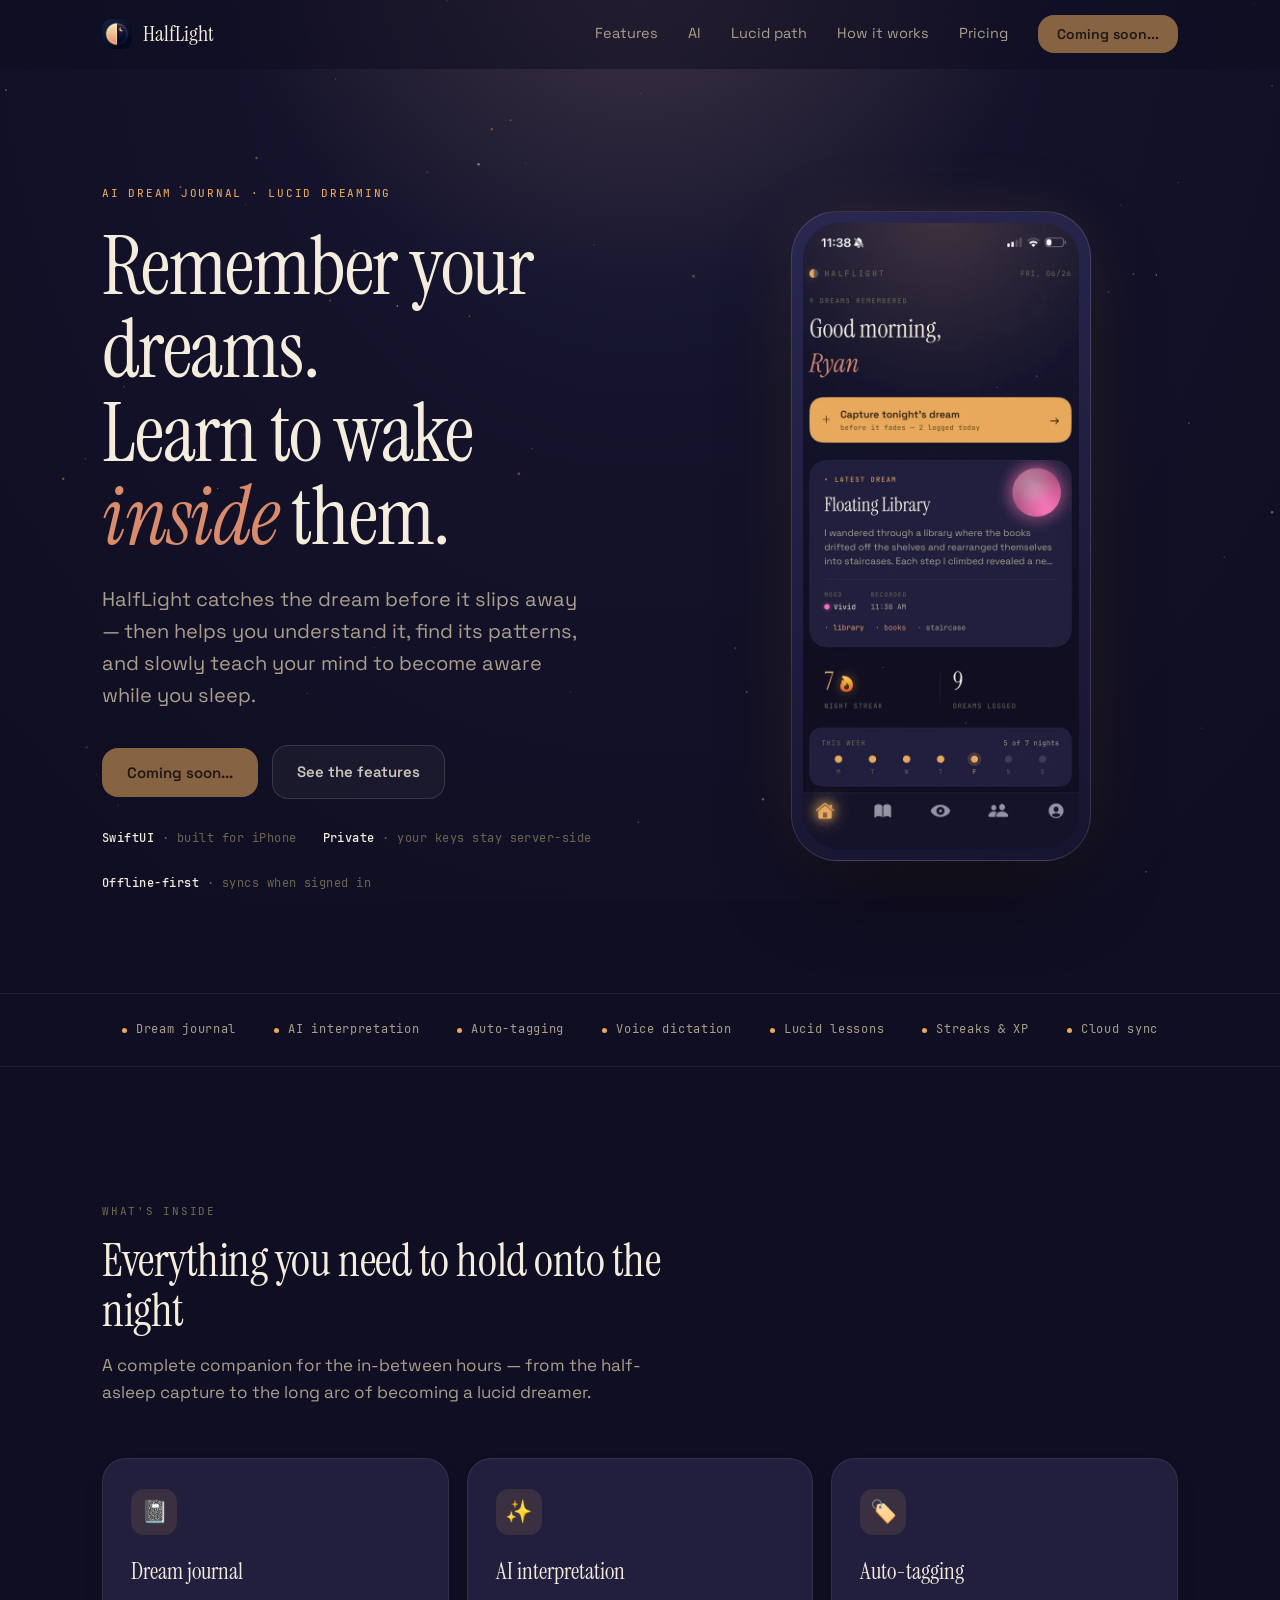
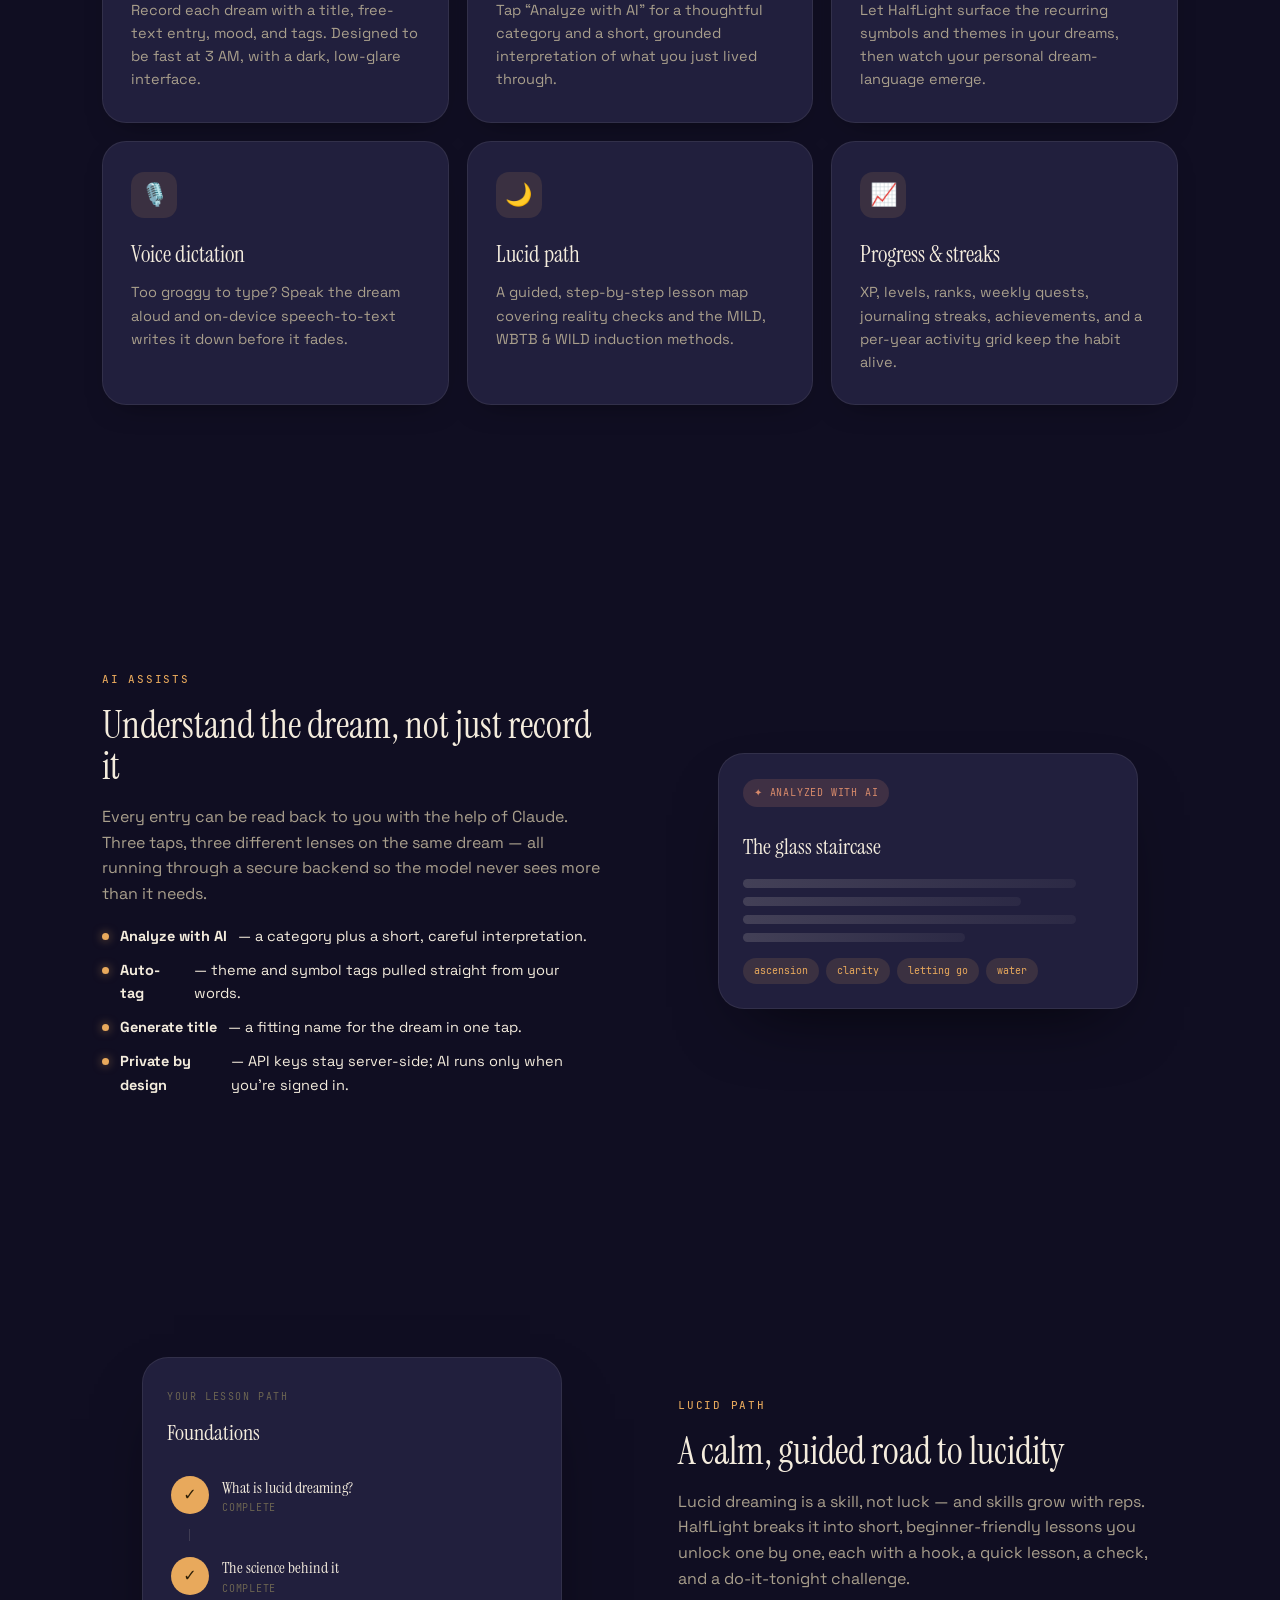
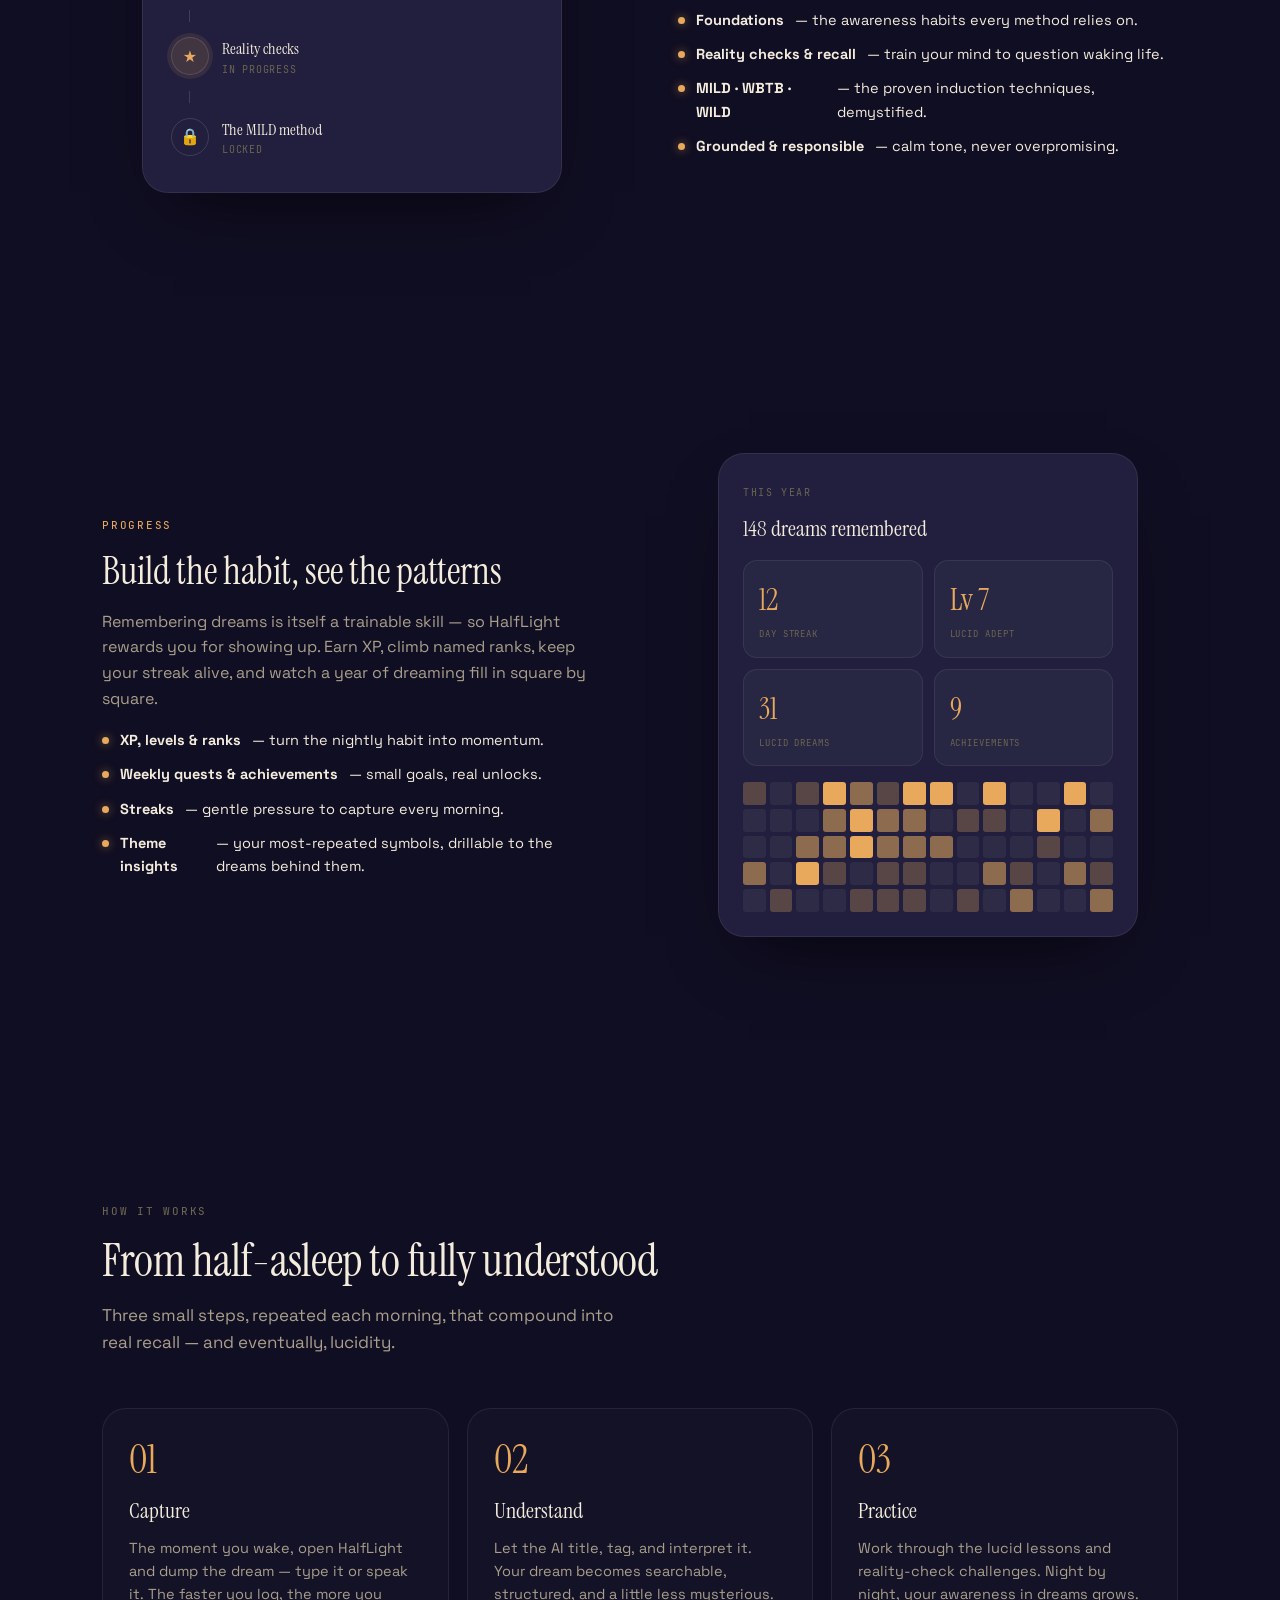
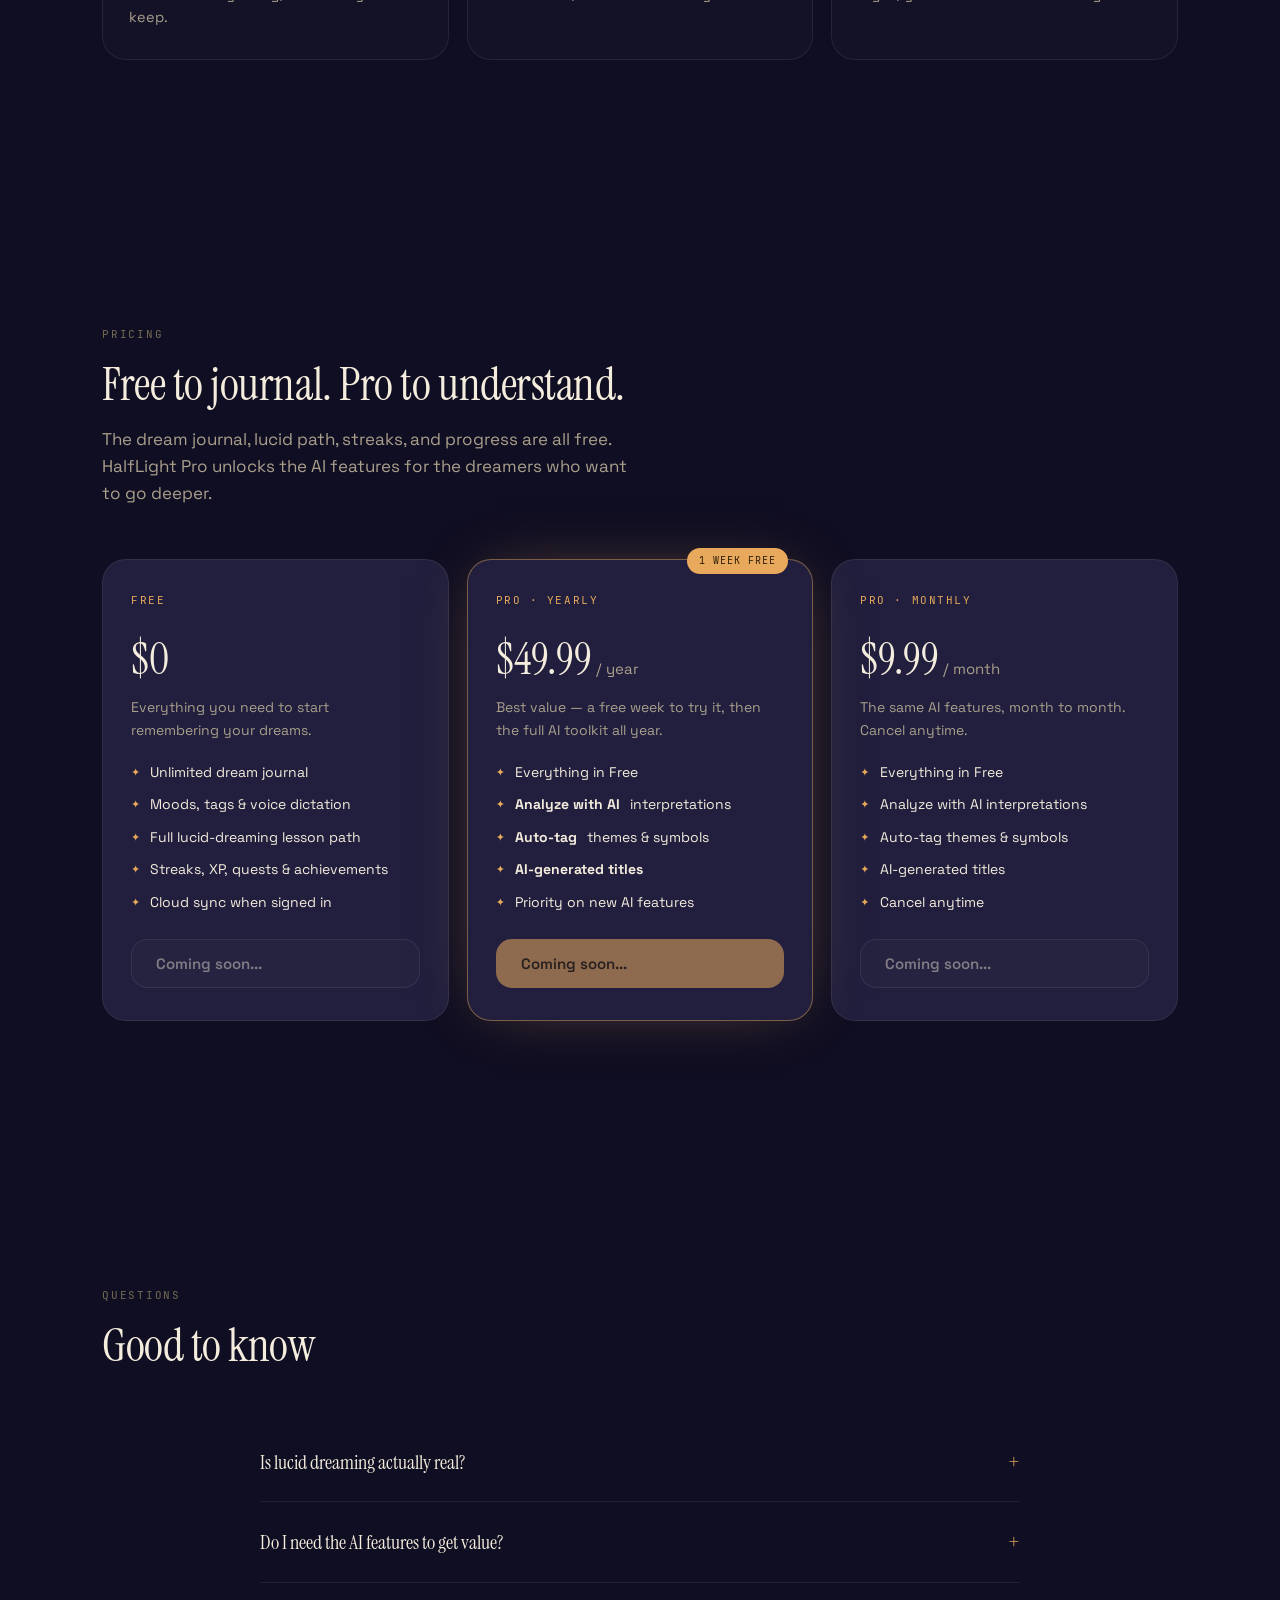
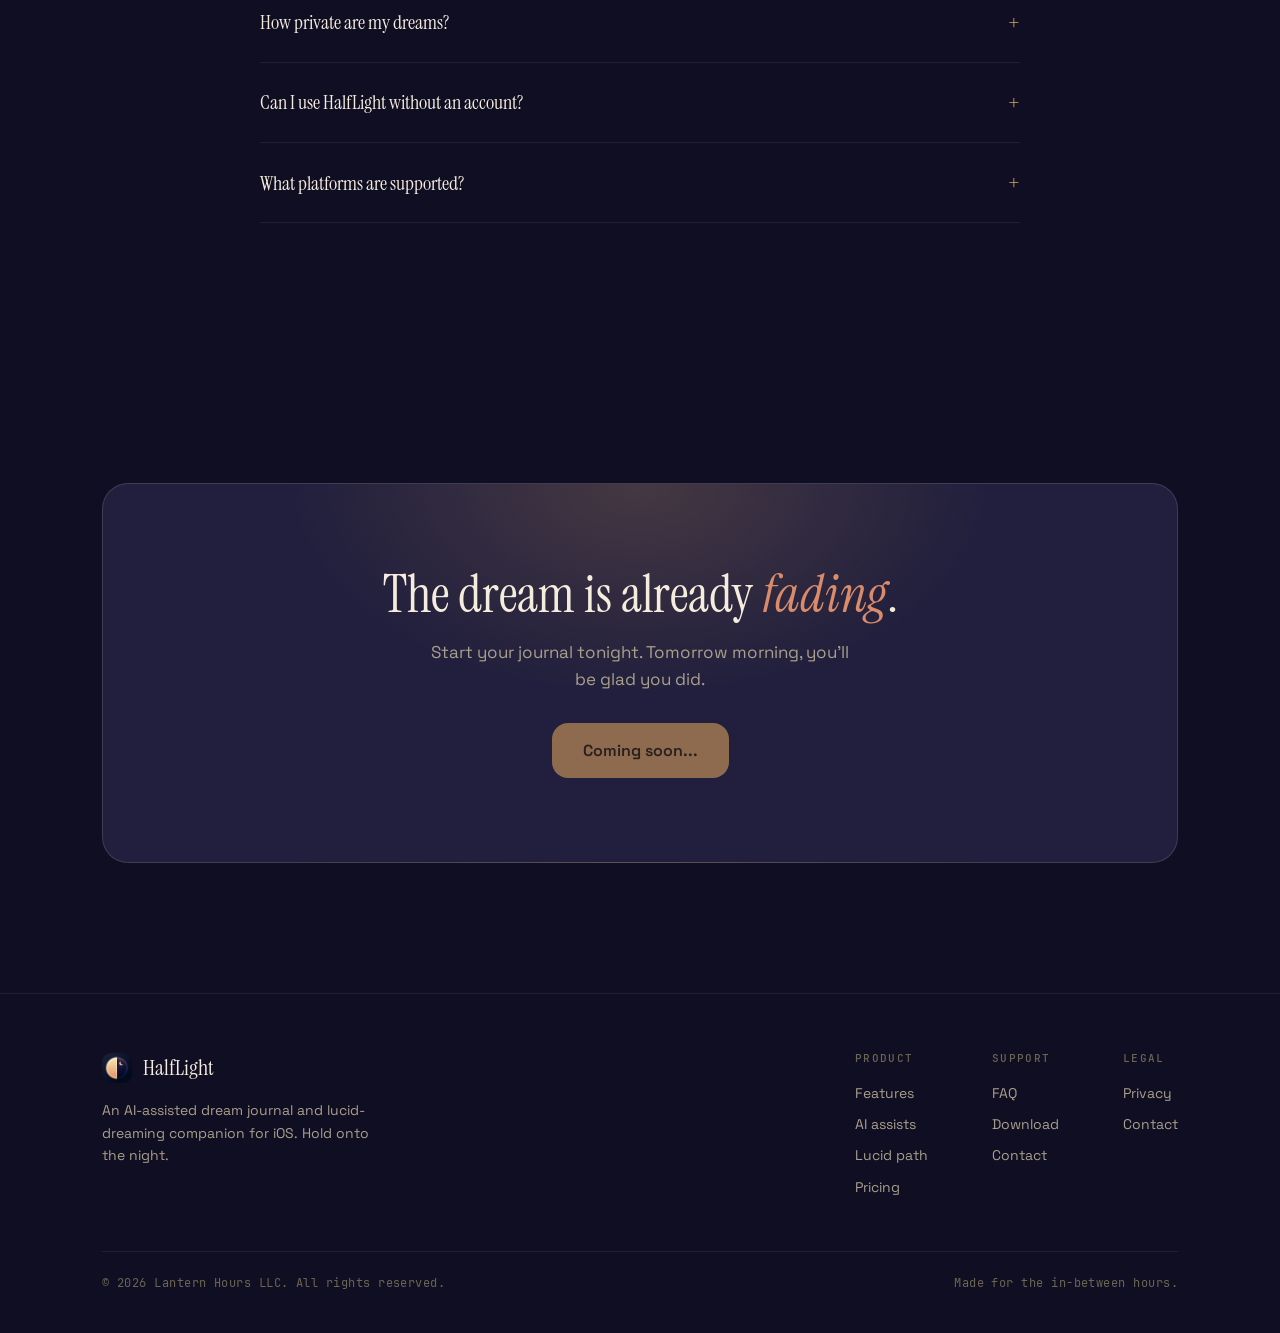
<file: index.html>
<!DOCTYPE html>
<html lang="en">
<head>
  <meta charset="UTF-8" />
  <meta name="viewport" content="width=device-width, initial-scale=1.0" />
  <title>HalfLight — Remember your dreams. Learn to wake inside them.</title>
  <meta name="description" content="HalfLight is an AI-assisted dream journal and lucid-dreaming guide for iOS. Capture dreams the moment you wake, get instant interpretations and theme tags, and follow a guided path to lucidity." />
  <meta name="theme-color" content="#100E22" />

  <!-- Open Graph -->
  <meta property="og:title" content="HalfLight — your dreams, remembered" />
  <meta property="og:description" content="An AI-assisted dream journal and lucid-dreaming companion for iOS." />
  <meta property="og:type" content="website" />
  <meta property="og:image" content="assets/logo.jpg" />

  <link rel="icon" type="image/png" sizes="256x256" href="assets/favicon-256.png" />
  <link rel="apple-touch-icon" href="assets/favicon-180.png" />
  <link rel="stylesheet" href="styles.css" />
</head>
<body>
  <div class="sky" aria-hidden="true"></div>
  <canvas class="stars" aria-hidden="true"></canvas>

  <!-- ===================== NAV ===================== -->
  <header class="nav" id="nav">
    <div class="wrap nav-inner">
      <a href="#top" class="brand">
        <img src="assets/logo.jpg" alt="HalfLight logo" />
        <span>HalfLight</span>
      </a>
      <nav class="nav-links" id="navLinks">
        <a class="lnk" href="#features">Features</a>
        <a class="lnk" href="#ai">AI</a>
        <a class="lnk" href="#lucid">Lucid path</a>
        <a class="lnk" href="#how">How it works</a>
        <a class="lnk" href="#pricing">Pricing</a>
        <button class="btn btn-primary" type="button" disabled aria-disabled="true">Coming soon...</button>
      </nav>
      <button class="nav-toggle" id="navToggle" aria-label="Menu">
        <svg width="24" height="24" viewBox="0 0 24 24" fill="none" stroke="currentColor" stroke-width="1.8"><path d="M3 6h18M3 12h18M3 18h18"/></svg>
      </button>
    </div>
  </header>

  <main id="top">
    <!-- ===================== HERO ===================== -->
    <section class="hero">
      <div class="wrap hero-grid">
        <div class="hero-copy">
          <span class="eyebrow">AI dream journal · lucid dreaming</span>
          <h1>Remember your dreams.<br>Learn to wake <span class="it">inside</span> them.</h1>
          <p class="hero-sub">HalfLight catches the dream before it slips away — then helps you understand it, find its patterns, and slowly teach your mind to become aware while you sleep.</p>
          <div class="hero-cta">
            <button class="btn btn-primary" type="button" disabled aria-disabled="true">
              Coming soon...
            </button>
            <a class="btn btn-ghost" href="#features">See the features</a>
          </div>
          <div class="hero-meta">
            <span><b>SwiftUI</b> · built for iPhone</span>
            <span><b>Private</b> · your keys stay server-side</span>
            <span><b>Offline-first</b> · syncs when signed in</span>
          </div>
        </div>

        <div class="phone-wrap">
          <div class="phone">
            <div class="phone-screen">
              <img src="assets/HalfLightDemo.webp" width="600" height="1300" alt="HalfLight app home screen showing a dream journal with the latest dream, night streak, and dreams logged" />
            </div>
          </div>
        </div>
      </div>
    </section>

    <!-- ===================== VALUE STRIP ===================== -->
    <div class="strip">
      <div class="wrap strip-inner">
        <span class="strip-item"><span class="dot"></span>Dream journal</span>
        <span class="strip-item"><span class="dot"></span>AI interpretation</span>
        <span class="strip-item"><span class="dot"></span>Auto-tagging</span>
        <span class="strip-item"><span class="dot"></span>Voice dictation</span>
        <span class="strip-item"><span class="dot"></span>Lucid lessons</span>
        <span class="strip-item"><span class="dot"></span>Streaks &amp; XP</span>
        <span class="strip-item"><span class="dot"></span>Cloud sync</span>
      </div>
    </div>

    <!-- ===================== FEATURES GRID ===================== -->
    <section class="pad" id="features">
      <div class="wrap">
        <div class="section-head reveal">
          <span class="eyebrow">What's inside</span>
          <h2>Everything you need to hold onto the night</h2>
          <p>A complete companion for the in-between hours — from the half-asleep capture to the long arc of becoming a lucid dreamer.</p>
        </div>

        <div class="feat-grid">
          <article class="card reveal">
            <div class="ic">📓</div>
            <h3>Dream journal</h3>
            <p>Record each dream with a title, free-text entry, mood, and tags. Designed to be fast at 3 AM, with a dark, low-glare interface.</p>
          </article>
          <article class="card reveal">
            <div class="ic">✨</div>
            <h3>AI interpretation</h3>
            <p>Tap “Analyze with AI” for a thoughtful category and a short, grounded interpretation of what you just lived through.</p>
          </article>
          <article class="card reveal">
            <div class="ic">🏷️</div>
            <h3>Auto-tagging</h3>
            <p>Let HalfLight surface the recurring symbols and themes in your dreams, then watch your personal dream-language emerge.</p>
          </article>
          <article class="card reveal">
            <div class="ic">🎙️</div>
            <h3>Voice dictation</h3>
            <p>Too groggy to type? Speak the dream aloud and on-device speech-to-text writes it down before it fades.</p>
          </article>
          <article class="card reveal">
            <div class="ic">🌙</div>
            <h3>Lucid path</h3>
            <p>A guided, step-by-step lesson map covering reality checks and the MILD, WBTB &amp; WILD induction methods.</p>
          </article>
          <article class="card reveal">
            <div class="ic">📈</div>
            <h3>Progress &amp; streaks</h3>
            <p>XP, levels, ranks, weekly quests, journaling streaks, achievements, and a per-year activity grid keep the habit alive.</p>
          </article>
        </div>
      </div>
    </section>

    <!-- ===================== AI DEEP-DIVE ===================== -->
    <section class="pad" id="ai">
      <div class="wrap">
        <div class="frow">
          <div class="frow-copy reveal">
            <span class="eyebrow">AI assists</span>
            <h3>Understand the dream, not just record it</h3>
            <p>Every entry can be read back to you with the help of Claude. Three taps, three different lenses on the same dream — all running through a secure backend so the model never sees more than it needs.</p>
            <ul class="flist">
              <li><b>Analyze with AI</b> — a category plus a short, careful interpretation.</li>
              <li><b>Auto-tag</b> — theme and symbol tags pulled straight from your words.</li>
              <li><b>Generate title</b> — a fitting name for the dream in one tap.</li>
              <li><b>Private by design</b> — API keys stay server-side; AI runs only when you're signed in.</li>
            </ul>
          </div>
          <div class="frow-media reveal">
            <div class="mock">
              <span class="ai-chip">✦ Analyzed with AI</span>
              <h4>The glass staircase</h4>
              <div class="ai-line w-90"></div>
              <div class="ai-line w-75"></div>
              <div class="ai-line w-90"></div>
              <div class="ai-line w-60"></div>
              <div class="ai-tags">
                <span>ascension</span><span>clarity</span><span>letting go</span><span>water</span>
              </div>
            </div>
          </div>
        </div>
      </div>
    </section>

    <!-- ===================== LUCID PATH ===================== -->
    <section class="pad" id="lucid">
      <div class="wrap">
        <div class="frow flip">
          <div class="frow-copy reveal">
            <span class="eyebrow">Lucid path</span>
            <h3>A calm, guided road to lucidity</h3>
            <p>Lucid dreaming is a skill, not luck — and skills grow with reps. HalfLight breaks it into short, beginner-friendly lessons you unlock one by one, each with a hook, a quick lesson, a check, and a do-it-tonight challenge.</p>
            <ul class="flist">
              <li><b>Foundations</b> — the awareness habits every method relies on.</li>
              <li><b>Reality checks &amp; recall</b> — train your mind to question waking life.</li>
              <li><b>MILD · WBTB · WILD</b> — the proven induction techniques, demystified.</li>
              <li><b>Grounded &amp; responsible</b> — calm tone, never overpromising.</li>
            </ul>
          </div>
          <div class="frow-media reveal">
            <div class="mock">
              <span class="mock-eyebrow">Your lesson path</span>
              <h4>Foundations</h4>
              <div class="path">
                <div class="path-node">
                  <div class="path-dot done">✓</div>
                  <div><div class="pn-t">What is lucid dreaming?</div><div class="pn-s">Complete</div></div>
                </div>
                <div class="path-line"></div>
                <div class="path-node">
                  <div class="path-dot done">✓</div>
                  <div><div class="pn-t">The science behind it</div><div class="pn-s">Complete</div></div>
                </div>
                <div class="path-line"></div>
                <div class="path-node">
                  <div class="path-dot now">★</div>
                  <div><div class="pn-t">Reality checks</div><div class="pn-s">In progress</div></div>
                </div>
                <div class="path-line"></div>
                <div class="path-node">
                  <div class="path-dot lock">🔒</div>
                  <div><div class="pn-t">The MILD method</div><div class="pn-s">Locked</div></div>
                </div>
              </div>
            </div>
          </div>
        </div>
      </div>
    </section>

    <!-- ===================== PROGRESS ===================== -->
    <section class="pad" id="progress">
      <div class="wrap">
        <div class="frow">
          <div class="frow-copy reveal">
            <span class="eyebrow">Progress</span>
            <h3>Build the habit, see the patterns</h3>
            <p>Remembering dreams is itself a trainable skill — so HalfLight rewards you for showing up. Earn XP, climb named ranks, keep your streak alive, and watch a year of dreaming fill in square by square.</p>
            <ul class="flist">
              <li><b>XP, levels &amp; ranks</b> — turn the nightly habit into momentum.</li>
              <li><b>Weekly quests &amp; achievements</b> — small goals, real unlocks.</li>
              <li><b>Streaks</b> — gentle pressure to capture every morning.</li>
              <li><b>Theme insights</b> — your most-repeated symbols, drillable to the dreams behind them.</li>
            </ul>
          </div>
          <div class="frow-media reveal">
            <div class="mock">
              <span class="mock-eyebrow">This year</span>
              <h4>148 dreams remembered</h4>
              <div class="prog-grid">
                <div class="prog-cell"><div class="n">12</div><div class="c">Day streak</div></div>
                <div class="prog-cell"><div class="n">Lv 7</div><div class="c">Lucid Adept</div></div>
                <div class="prog-cell"><div class="n">31</div><div class="c">Lucid dreams</div></div>
                <div class="prog-cell"><div class="n">9</div><div class="c">Achievements</div></div>
              </div>
              <div class="heat" id="heat"></div>
            </div>
          </div>
        </div>
      </div>
    </section>

    <!-- ===================== HOW IT WORKS ===================== -->
    <section class="pad" id="how">
      <div class="wrap">
        <div class="section-head reveal">
          <span class="eyebrow">How it works</span>
          <h2>From half-asleep to fully understood</h2>
          <p>Three small steps, repeated each morning, that compound into real recall — and eventually, lucidity.</p>
        </div>
        <div class="steps">
          <div class="step reveal">
            <div class="num">01</div>
            <h3>Capture</h3>
            <p>The moment you wake, open HalfLight and dump the dream — type it or speak it. The faster you log, the more you keep.</p>
          </div>
          <div class="step reveal">
            <div class="num">02</div>
            <h3>Understand</h3>
            <p>Let the AI title, tag, and interpret it. Your dream becomes searchable, structured, and a little less mysterious.</p>
          </div>
          <div class="step reveal">
            <div class="num">03</div>
            <h3>Practice</h3>
            <p>Work through the lucid lessons and reality-check challenges. Night by night, your awareness in dreams grows.</p>
          </div>
        </div>
      </div>
    </section>

    <!-- ===================== PRICING ===================== -->
    <section class="pad" id="pricing">
      <div class="wrap">
        <div class="section-head reveal">
          <span class="eyebrow">Pricing</span>
          <h2>Free to journal. Pro to understand.</h2>
          <p>The dream journal, lucid path, streaks, and progress are all free. HalfLight Pro unlocks the AI features for the dreamers who want to go deeper.</p>
        </div>
        <div class="price-grid">
          <div class="price reveal">
            <span class="plan">Free</span>
            <div class="amt">$0</div>
            <p class="desc">Everything you need to start remembering your dreams.</p>
            <ul>
              <li>Unlimited dream journal</li>
              <li>Moods, tags &amp; voice dictation</li>
              <li>Full lucid-dreaming lesson path</li>
              <li>Streaks, XP, quests &amp; achievements</li>
              <li>Cloud sync when signed in</li>
            </ul>
            <button class="btn btn-ghost" type="button" disabled aria-disabled="true">Coming soon...</button>
          </div>

          <div class="price feature reveal">
            <span class="badge">1 week free</span>
            <span class="plan">Pro · Yearly</span>
            <div class="amt">$49.99<span> / year</span></div>
            <p class="desc">Best value — a free week to try it, then the full AI toolkit all year.</p>
            <ul>
              <li>Everything in Free</li>
              <li><b>Analyze with AI</b> interpretations</li>
              <li><b>Auto-tag</b> themes &amp; symbols</li>
              <li><b>AI-generated titles</b></li>
              <li>Priority on new AI features</li>
            </ul>
            <button class="btn btn-primary" type="button" disabled aria-disabled="true">Coming soon...</button>
          </div>

          <div class="price reveal">
            <span class="plan">Pro · Monthly</span>
            <div class="amt">$9.99<span> / month</span></div>
            <p class="desc">The same AI features, month to month. Cancel anytime.</p>
            <ul>
              <li>Everything in Free</li>
              <li>Analyze with AI interpretations</li>
              <li>Auto-tag themes &amp; symbols</li>
              <li>AI-generated titles</li>
              <li>Cancel anytime</li>
            </ul>
            <button class="btn btn-ghost" type="button" disabled aria-disabled="true">Coming soon...</button>
          </div>
        </div>
      </div>
    </section>

    <!-- ===================== FAQ ===================== -->
    <section class="pad" id="faq">
      <div class="wrap">
        <div class="section-head reveal">
          <span class="eyebrow">Questions</span>
          <h2>Good to know</h2>
        </div>
        <div class="faq">
          <details class="qa reveal"><summary>Is lucid dreaming actually real?<span class="plus">+</span></summary>
            <div class="ans">Yes. It's a studied state first verified in a sleep lab in 1975, where a dreaming volunteer signaled awareness using pre-agreed eye movements while still in REM. About half of people have had a lucid dream at least once by accident — HalfLight just helps you do it on purpose.</div>
          </details>
          <details class="qa reveal"><summary>Do I need the AI features to get value?<span class="plus">+</span></summary>
            <div class="ans">Not at all. The journal, lucid lessons, streaks, and progress tracking are completely free. The AI interpretation, auto-tagging, and title generation are the Pro additions for dreamers who want extra insight.</div>
          </details>
          <details class="qa reveal"><summary>How private are my dreams?<span class="plus">+</span></summary>
            <div class="ans">Your dreams live on your device first and sync to a private, row-level-secured space only when you sign in. AI requests run through a secure backend — the API keys never ship in the app, and AI only runs when you ask it to.</div>
          </details>
          <details class="qa reveal"><summary>Can I use HalfLight without an account?<span class="plus">+</span></summary>
            <div class="ans">Yes — you can journal locally right away. Signing in with email or Apple adds cloud backup and sync across devices. You can also permanently delete your account and data from inside the app at any time.</div>
          </details>
          <details class="qa reveal"><summary>What platforms are supported?<span class="plus">+</span></summary>
            <div class="ans">HalfLight is a native iOS app built with SwiftUI, including a home-screen widget. iPhone is the primary experience today.</div>
          </details>
        </div>
      </div>
    </section>

    <!-- ===================== CTA ===================== -->
    <section class="pad cta-band" id="download">
      <div class="wrap">
        <div class="cta-inner reveal">
          <h2>The dream is already <span class="it">fading</span>.</h2>
          <p>Start your journal tonight. Tomorrow morning, you'll be glad you did.</p>
          <button class="btn btn-primary" type="button" disabled aria-disabled="true" style="font-size:16px; padding:16px 30px;">
            Coming soon...
          </button>
        </div>
      </div>
    </section>
  </main>

  <!-- ===================== FOOTER ===================== -->
  <footer class="foot">
    <div class="wrap">
      <div class="foot-grid">
        <div>
          <a href="#top" class="brand"><img src="assets/logo.jpg" alt="HalfLight logo" /><span>HalfLight</span></a>
          <p class="foot-tag">An AI-assisted dream journal and lucid-dreaming companion for iOS. Hold onto the night.</p>
        </div>
        <div class="foot-cols">
          <div class="foot-col">
            <h4>Product</h4>
            <a href="#features">Features</a>
            <a href="#ai">AI assists</a>
            <a href="#lucid">Lucid path</a>
            <a href="#pricing">Pricing</a>
          </div>
          <div class="foot-col">
            <h4>Support</h4>
            <a href="#faq">FAQ</a>
            <a href="#download">Download</a>
            <a href="mailto:support@thelanternhours.com">Contact</a>
          </div>
          <div class="foot-col">
            <h4>Legal</h4>
            <a href="privacy.html">Privacy</a>
            <a href="privacy.html#contact">Contact</a>
          </div>
        </div>
      </div>
      <div class="foot-bottom">
        <span>© <span id="year"></span> <a href="https://thelanternhours.com" target="_blank" rel="noopener">Lantern Hours LLC</a>. All rights reserved.</span>
        <span>Made for the in-between hours.</span>
      </div>
    </div>
  </footer>

  <script src="script.js"></script>
</body>
</html>
</file>
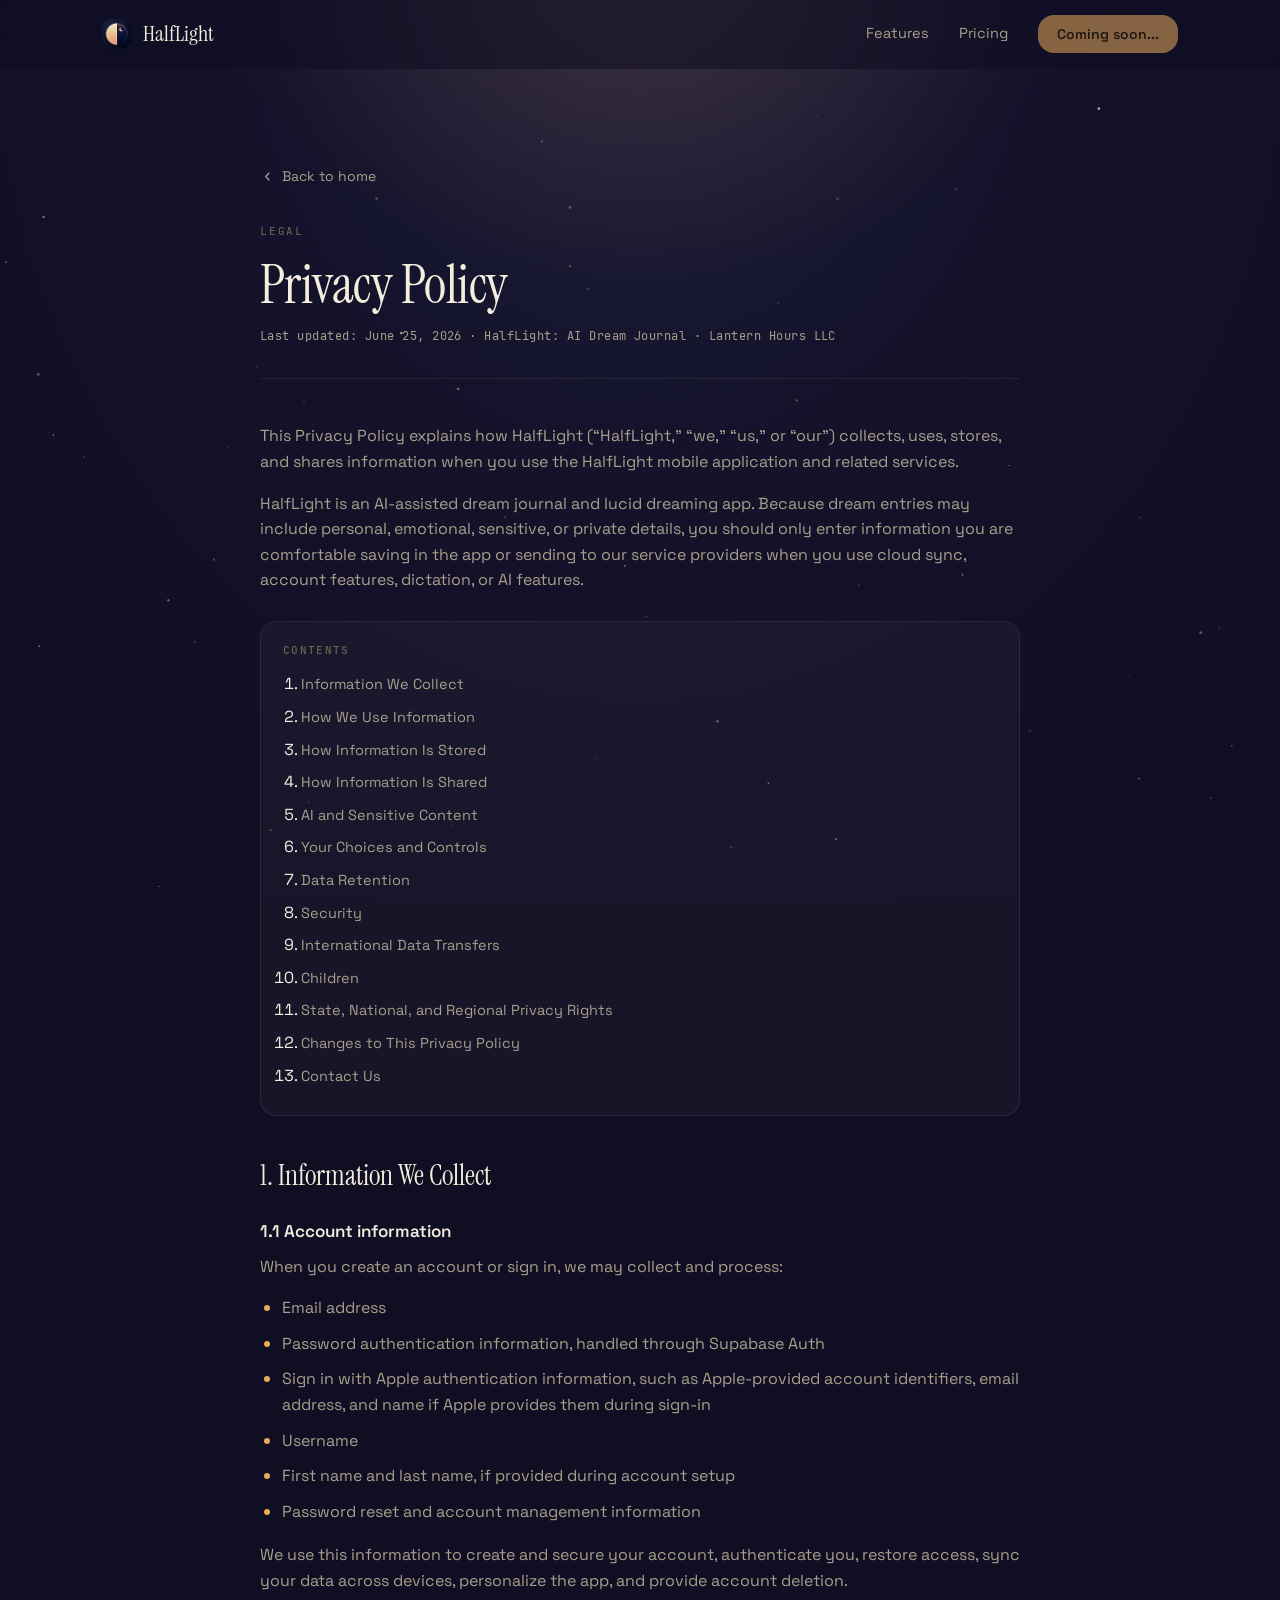
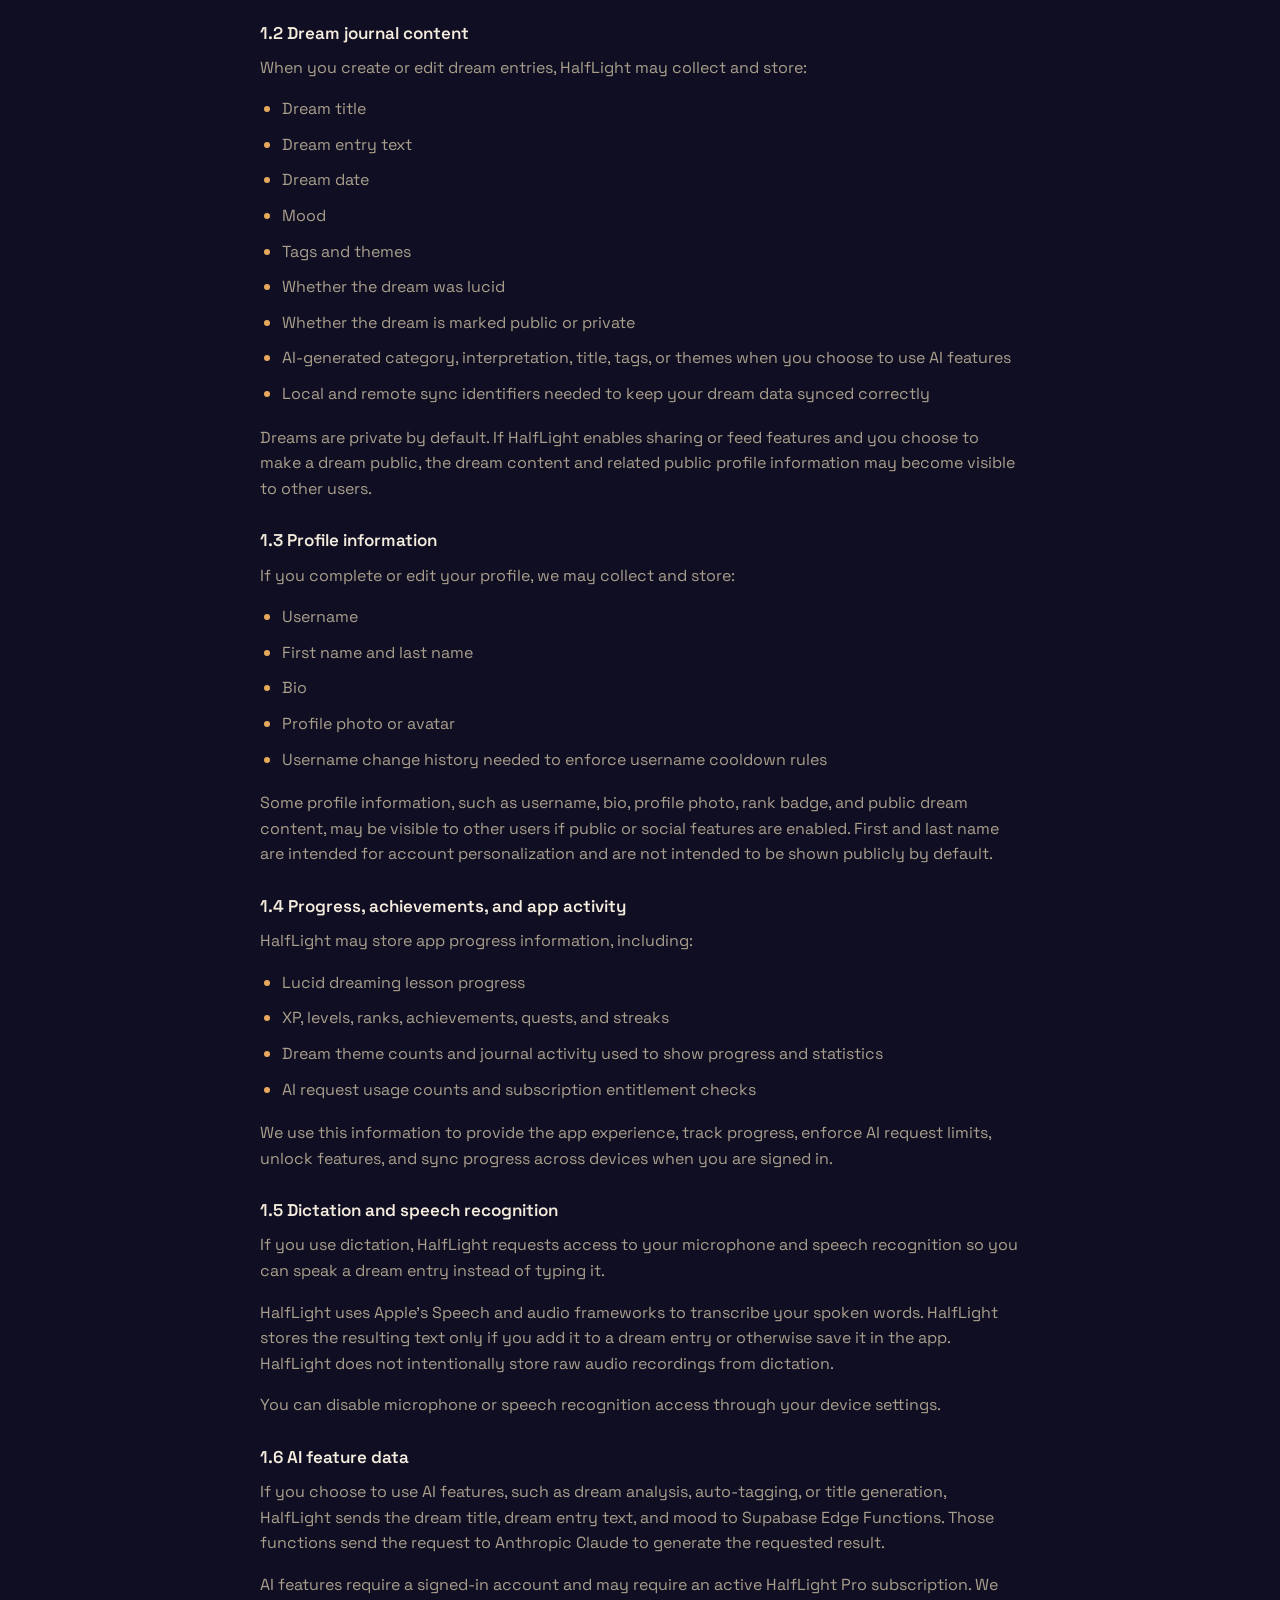
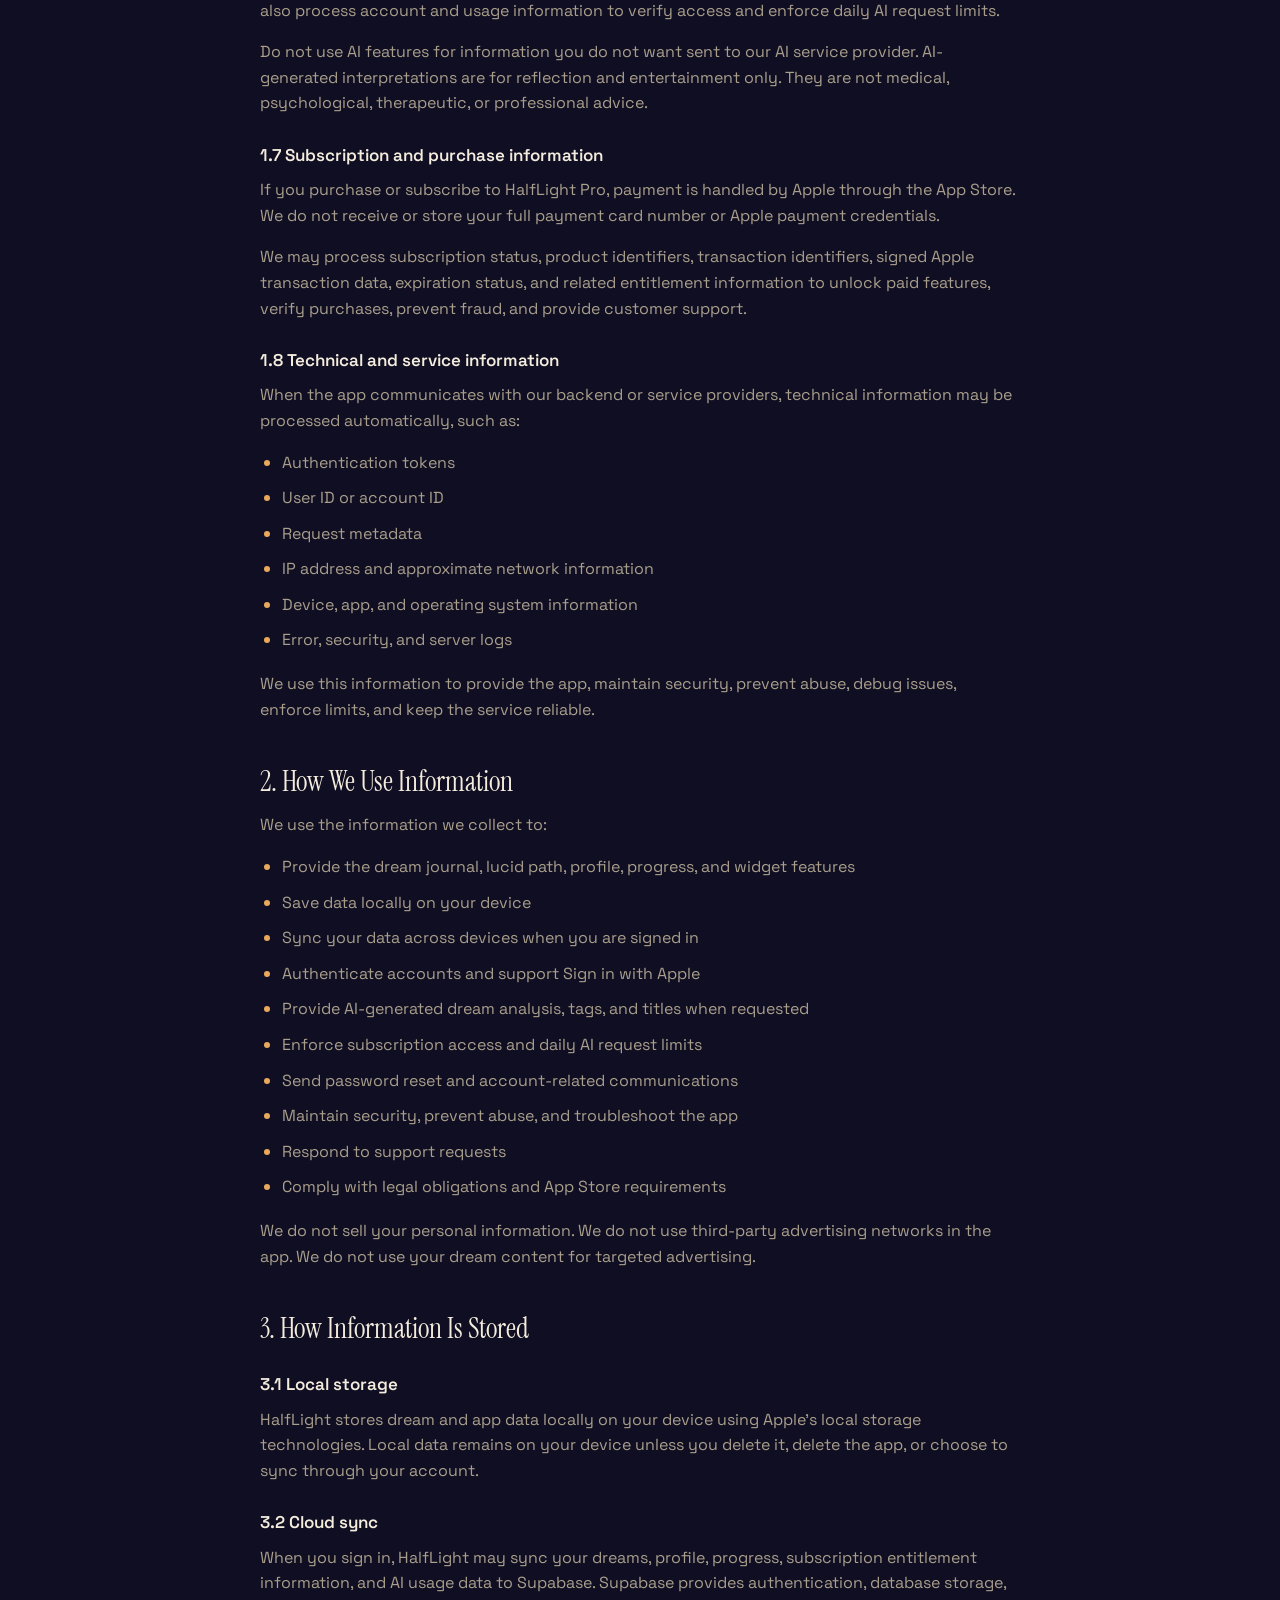
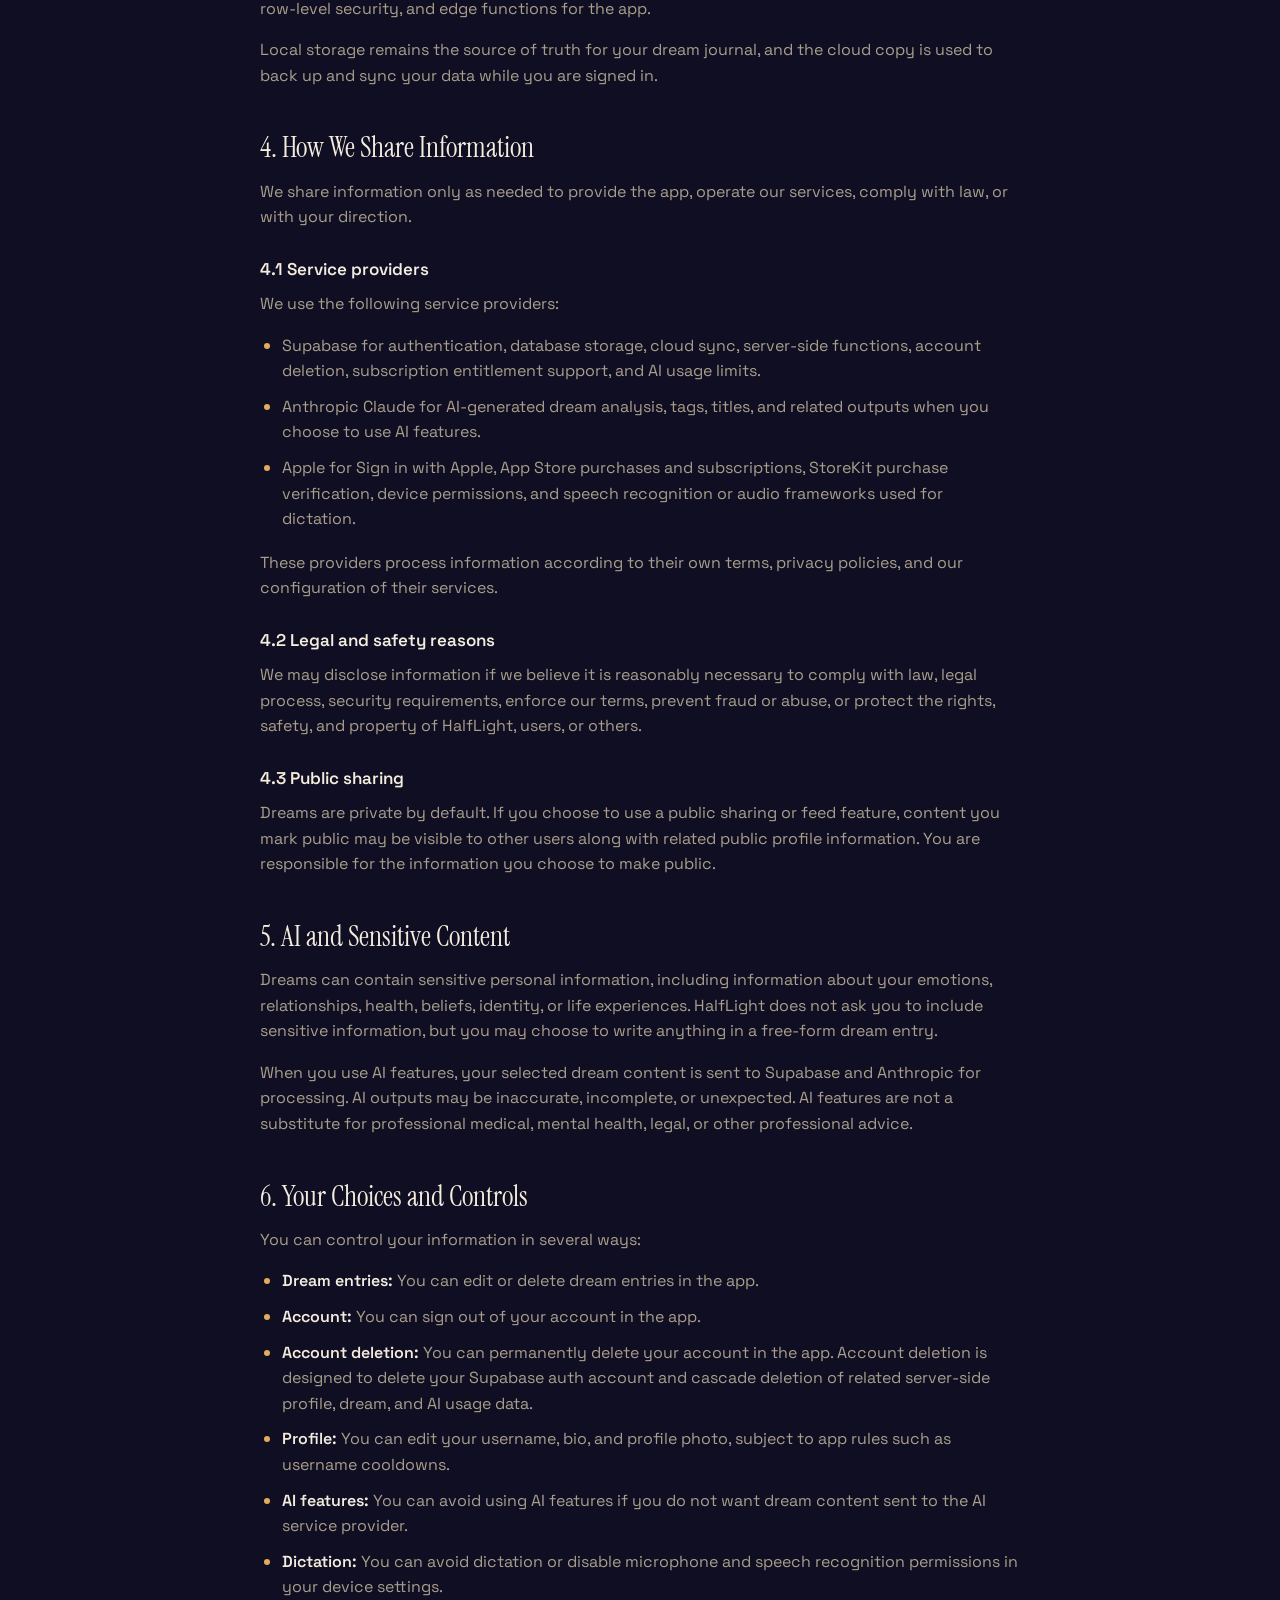
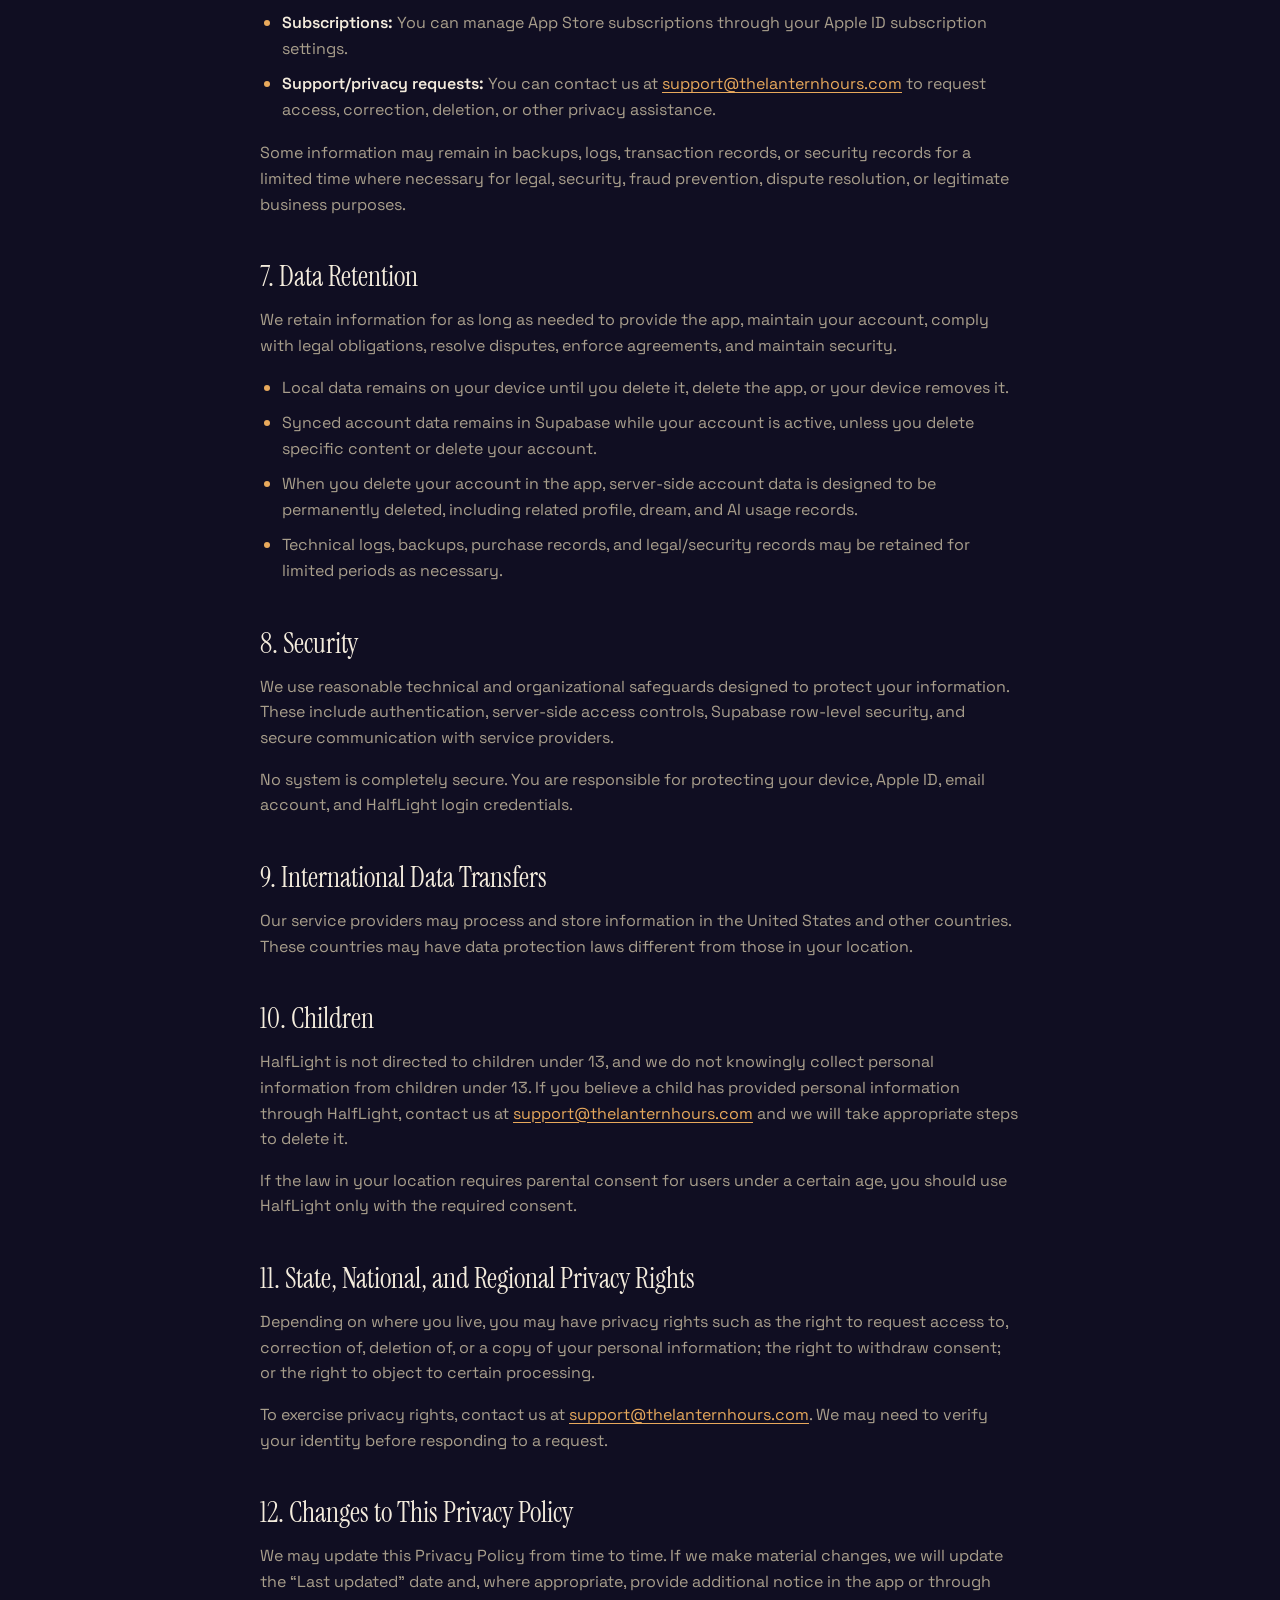
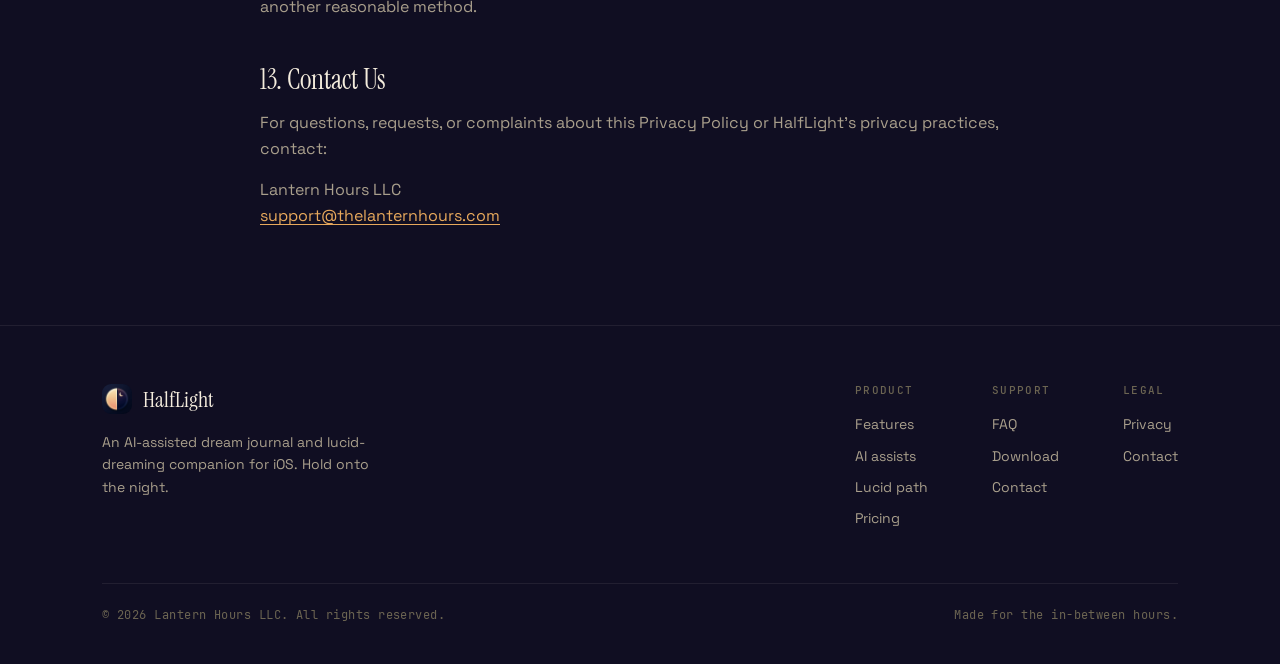
<file: privacy.html>
<!DOCTYPE html>
<html lang="en">
<head>
  <meta charset="UTF-8" />
  <meta name="viewport" content="width=device-width, initial-scale=1.0" />
  <title>Privacy Policy — HalfLight</title>
  <meta name="description" content="How HalfLight collects, uses, and protects your data." />
  <meta name="theme-color" content="#100E22" />
  <meta name="robots" content="index, follow" />
  <link rel="icon" type="image/png" sizes="256x256" href="assets/favicon-256.png" />
  <link rel="apple-touch-icon" href="assets/favicon-180.png" />
  <link rel="stylesheet" href="styles.css" />
</head>
<body>
  <div class="sky" aria-hidden="true"></div>
  <canvas class="stars" aria-hidden="true"></canvas>

  <!-- NAV -->
  <header class="nav" id="nav">
    <div class="wrap nav-inner">
      <a href="index.html" class="brand">
        <img src="assets/logo.jpg" alt="HalfLight logo" />
        <span>HalfLight</span>
      </a>
      <nav class="nav-links" id="navLinks">
        <a class="lnk" href="index.html#features">Features</a>
        <a class="lnk" href="index.html#pricing">Pricing</a>
        <button class="btn btn-primary" type="button" disabled aria-disabled="true">Coming soon...</button>
      </nav>
      <button class="nav-toggle" id="navToggle" aria-label="Menu">
        <svg width="24" height="24" viewBox="0 0 24 24" fill="none" stroke="currentColor" stroke-width="1.8"><path d="M3 6h18M3 12h18M3 18h18"/></svg>
      </button>
    </div>
  </header>

  <main class="doc">
    <div class="wrap">
      <div class="doc-wrap">
        <a href="index.html" class="doc-back">
          <svg width="15" height="15" viewBox="0 0 24 24" fill="none" stroke="currentColor" stroke-width="2"><path d="M15 18l-6-6 6-6"/></svg>
          Back to home
        </a>

        <div class="doc-head">
          <span class="eyebrow">Legal</span>
          <h1>Privacy Policy</h1>
          <p class="doc-meta">Last updated: June 25, 2026 · HalfLight: AI Dream Journal · Lantern Hours LLC</p>
        </div>

        <div class="doc-body">
          <p>This Privacy Policy explains how HalfLight (“HalfLight,” “we,” “us,” or “our”) collects, uses, stores, and shares information when you use the HalfLight mobile application and related services.</p>
          <p>HalfLight is an AI-assisted dream journal and lucid dreaming app. Because dream entries may include personal, emotional, sensitive, or private details, you should only enter information you are comfortable saving in the app or sending to our service providers when you use cloud sync, account features, dictation, or AI features.</p>

          <div class="doc-toc">
            <h4>Contents</h4>
            <ol>
              <li><a href="#info">Information We Collect</a></li>
              <li><a href="#use">How We Use Information</a></li>
              <li><a href="#storage">How Information Is Stored</a></li>
              <li><a href="#sharing">How Information Is Shared</a></li>
              <li><a href="#ai">AI and Sensitive Content</a></li>
              <li><a href="#choices">Your Choices and Controls</a></li>
              <li><a href="#retention">Data Retention</a></li>
              <li><a href="#security">Security</a></li>
              <li><a href="#transfers">International Data Transfers</a></li>
              <li><a href="#children">Children</a></li>
              <li><a href="#rights">State, National, and Regional Privacy Rights</a></li>
              <li><a href="#changes">Changes to This Privacy Policy</a></li>
              <li><a href="#contact">Contact Us</a></li>
            </ol>
          </div>

          <h2 id="info">1. Information We Collect</h2>

          <h3>1.1 Account information</h3>
          <p>When you create an account or sign in, we may collect and process:</p>
          <ul>
            <li>Email address</li>
            <li>Password authentication information, handled through Supabase Auth</li>
            <li>Sign in with Apple authentication information, such as Apple-provided account identifiers, email address, and name if Apple provides them during sign-in</li>
            <li>Username</li>
            <li>First name and last name, if provided during account setup</li>
            <li>Password reset and account management information</li>
          </ul>
          <p>We use this information to create and secure your account, authenticate you, restore access, sync your data across devices, personalize the app, and provide account deletion.</p>

          <h3>1.2 Dream journal content</h3>
          <p>When you create or edit dream entries, HalfLight may collect and store:</p>
          <ul>
            <li>Dream title</li>
            <li>Dream entry text</li>
            <li>Dream date</li>
            <li>Mood</li>
            <li>Tags and themes</li>
            <li>Whether the dream was lucid</li>
            <li>Whether the dream is marked public or private</li>
            <li>AI-generated category, interpretation, title, tags, or themes when you choose to use AI features</li>
            <li>Local and remote sync identifiers needed to keep your dream data synced correctly</li>
          </ul>
          <p>Dreams are private by default. If HalfLight enables sharing or feed features and you choose to make a dream public, the dream content and related public profile information may become visible to other users.</p>

          <h3>1.3 Profile information</h3>
          <p>If you complete or edit your profile, we may collect and store:</p>
          <ul>
            <li>Username</li>
            <li>First name and last name</li>
            <li>Bio</li>
            <li>Profile photo or avatar</li>
            <li>Username change history needed to enforce username cooldown rules</li>
          </ul>
          <p>Some profile information, such as username, bio, profile photo, rank badge, and public dream content, may be visible to other users if public or social features are enabled. First and last name are intended for account personalization and are not intended to be shown publicly by default.</p>

          <h3>1.4 Progress, achievements, and app activity</h3>
          <p>HalfLight may store app progress information, including:</p>
          <ul>
            <li>Lucid dreaming lesson progress</li>
            <li>XP, levels, ranks, achievements, quests, and streaks</li>
            <li>Dream theme counts and journal activity used to show progress and statistics</li>
            <li>AI request usage counts and subscription entitlement checks</li>
          </ul>
          <p>We use this information to provide the app experience, track progress, enforce AI request limits, unlock features, and sync progress across devices when you are signed in.</p>

          <h3>1.5 Dictation and speech recognition</h3>
          <p>If you use dictation, HalfLight requests access to your microphone and speech recognition so you can speak a dream entry instead of typing it.</p>
          <p>HalfLight uses Apple's Speech and audio frameworks to transcribe your spoken words. HalfLight stores the resulting text only if you add it to a dream entry or otherwise save it in the app. HalfLight does not intentionally store raw audio recordings from dictation.</p>
          <p>You can disable microphone or speech recognition access through your device settings.</p>

          <h3>1.6 AI feature data</h3>
          <p>If you choose to use AI features, such as dream analysis, auto-tagging, or title generation, HalfLight sends the dream title, dream entry text, and mood to Supabase Edge Functions. Those functions send the request to Anthropic Claude to generate the requested result.</p>
          <p>AI features require a signed-in account and may require an active HalfLight Pro subscription. We also process account and usage information to verify access and enforce daily AI request limits.</p>
          <p>Do not use AI features for information you do not want sent to our AI service provider. AI-generated interpretations are for reflection and entertainment only. They are not medical, psychological, therapeutic, or professional advice.</p>

          <h3>1.7 Subscription and purchase information</h3>
          <p>If you purchase or subscribe to HalfLight Pro, payment is handled by Apple through the App Store. We do not receive or store your full payment card number or Apple payment credentials.</p>
          <p>We may process subscription status, product identifiers, transaction identifiers, signed Apple transaction data, expiration status, and related entitlement information to unlock paid features, verify purchases, prevent fraud, and provide customer support.</p>

          <h3>1.8 Technical and service information</h3>
          <p>When the app communicates with our backend or service providers, technical information may be processed automatically, such as:</p>
          <ul>
            <li>Authentication tokens</li>
            <li>User ID or account ID</li>
            <li>Request metadata</li>
            <li>IP address and approximate network information</li>
            <li>Device, app, and operating system information</li>
            <li>Error, security, and server logs</li>
          </ul>
          <p>We use this information to provide the app, maintain security, prevent abuse, debug issues, enforce limits, and keep the service reliable.</p>

          <h2 id="use">2. How We Use Information</h2>
          <p>We use the information we collect to:</p>
          <ul>
            <li>Provide the dream journal, lucid path, profile, progress, and widget features</li>
            <li>Save data locally on your device</li>
            <li>Sync your data across devices when you are signed in</li>
            <li>Authenticate accounts and support Sign in with Apple</li>
            <li>Provide AI-generated dream analysis, tags, and titles when requested</li>
            <li>Enforce subscription access and daily AI request limits</li>
            <li>Send password reset and account-related communications</li>
            <li>Maintain security, prevent abuse, and troubleshoot the app</li>
            <li>Respond to support requests</li>
            <li>Comply with legal obligations and App Store requirements</li>
          </ul>
          <p>We do not sell your personal information. We do not use third-party advertising networks in the app. We do not use your dream content for targeted advertising.</p>

          <h2 id="storage">3. How Information Is Stored</h2>
          <h3>3.1 Local storage</h3>
          <p>HalfLight stores dream and app data locally on your device using Apple's local storage technologies. Local data remains on your device unless you delete it, delete the app, or choose to sync through your account.</p>
          <h3>3.2 Cloud sync</h3>
          <p>When you sign in, HalfLight may sync your dreams, profile, progress, subscription entitlement information, and AI usage data to Supabase. Supabase provides authentication, database storage, row-level security, and edge functions for the app.</p>
          <p>Local storage remains the source of truth for your dream journal, and the cloud copy is used to back up and sync your data while you are signed in.</p>

          <h2 id="sharing">4. How We Share Information</h2>
          <p>We share information only as needed to provide the app, operate our services, comply with law, or with your direction.</p>
          <h3>4.1 Service providers</h3>
          <p>We use the following service providers:</p>
          <ul>
            <li>Supabase for authentication, database storage, cloud sync, server-side functions, account deletion, subscription entitlement support, and AI usage limits.</li>
            <li>Anthropic Claude for AI-generated dream analysis, tags, titles, and related outputs when you choose to use AI features.</li>
            <li>Apple for Sign in with Apple, App Store purchases and subscriptions, StoreKit purchase verification, device permissions, and speech recognition or audio frameworks used for dictation.</li>
          </ul>
          <p>These providers process information according to their own terms, privacy policies, and our configuration of their services.</p>
          <h3>4.2 Legal and safety reasons</h3>
          <p>We may disclose information if we believe it is reasonably necessary to comply with law, legal process, security requirements, enforce our terms, prevent fraud or abuse, or protect the rights, safety, and property of HalfLight, users, or others.</p>
          <h3>4.3 Public sharing</h3>
          <p>Dreams are private by default. If you choose to use a public sharing or feed feature, content you mark public may be visible to other users along with related public profile information. You are responsible for the information you choose to make public.</p>

          <h2 id="ai">5. AI and Sensitive Content</h2>
          <p>Dreams can contain sensitive personal information, including information about your emotions, relationships, health, beliefs, identity, or life experiences. HalfLight does not ask you to include sensitive information, but you may choose to write anything in a free-form dream entry.</p>
          <p>When you use AI features, your selected dream content is sent to Supabase and Anthropic for processing. AI outputs may be inaccurate, incomplete, or unexpected. AI features are not a substitute for professional medical, mental health, legal, or other professional advice.</p>

          <h2 id="choices">6. Your Choices and Controls</h2>
          <p>You can control your information in several ways:</p>
          <ul>
            <li><strong>Dream entries:</strong> You can edit or delete dream entries in the app.</li>
            <li><strong>Account:</strong> You can sign out of your account in the app.</li>
            <li><strong>Account deletion:</strong> You can permanently delete your account in the app. Account deletion is designed to delete your Supabase auth account and cascade deletion of related server-side profile, dream, and AI usage data.</li>
            <li><strong>Profile:</strong> You can edit your username, bio, and profile photo, subject to app rules such as username cooldowns.</li>
            <li><strong>AI features:</strong> You can avoid using AI features if you do not want dream content sent to the AI service provider.</li>
            <li><strong>Dictation:</strong> You can avoid dictation or disable microphone and speech recognition permissions in your device settings.</li>
            <li><strong>Subscriptions:</strong> You can manage App Store subscriptions through your Apple ID subscription settings.</li>
            <li><strong>Support/privacy requests:</strong> You can contact us at <a href="mailto:support@thelanternhours.com">support@thelanternhours.com</a> to request access, correction, deletion, or other privacy assistance.</li>
          </ul>
          <p>Some information may remain in backups, logs, transaction records, or security records for a limited time where necessary for legal, security, fraud prevention, dispute resolution, or legitimate business purposes.</p>

          <h2 id="retention">7. Data Retention</h2>
          <p>We retain information for as long as needed to provide the app, maintain your account, comply with legal obligations, resolve disputes, enforce agreements, and maintain security.</p>
          <ul>
            <li>Local data remains on your device until you delete it, delete the app, or your device removes it.</li>
            <li>Synced account data remains in Supabase while your account is active, unless you delete specific content or delete your account.</li>
            <li>When you delete your account in the app, server-side account data is designed to be permanently deleted, including related profile, dream, and AI usage records.</li>
            <li>Technical logs, backups, purchase records, and legal/security records may be retained for limited periods as necessary.</li>
          </ul>

          <h2 id="security">8. Security</h2>
          <p>We use reasonable technical and organizational safeguards designed to protect your information. These include authentication, server-side access controls, Supabase row-level security, and secure communication with service providers.</p>
          <p>No system is completely secure. You are responsible for protecting your device, Apple ID, email account, and HalfLight login credentials.</p>

          <h2 id="transfers">9. International Data Transfers</h2>
          <p>Our service providers may process and store information in the United States and other countries. These countries may have data protection laws different from those in your location.</p>

          <h2 id="children">10. Children</h2>
          <p>HalfLight is not directed to children under 13, and we do not knowingly collect personal information from children under 13. If you believe a child has provided personal information through HalfLight, contact us at <a href="mailto:support@thelanternhours.com">support@thelanternhours.com</a> and we will take appropriate steps to delete it.</p>
          <p>If the law in your location requires parental consent for users under a certain age, you should use HalfLight only with the required consent.</p>

          <h2 id="rights">11. State, National, and Regional Privacy Rights</h2>
          <p>Depending on where you live, you may have privacy rights such as the right to request access to, correction of, deletion of, or a copy of your personal information; the right to withdraw consent; or the right to object to certain processing.</p>
          <p>To exercise privacy rights, contact us at <a href="mailto:support@thelanternhours.com">support@thelanternhours.com</a>. We may need to verify your identity before responding to a request.</p>

          <h2 id="changes">12. Changes to This Privacy Policy</h2>
          <p>We may update this Privacy Policy from time to time. If we make material changes, we will update the “Last updated” date and, where appropriate, provide additional notice in the app or through another reasonable method.</p>

          <h2 id="contact">13. Contact Us</h2>
          <p>For questions, requests, or complaints about this Privacy Policy or HalfLight's privacy practices, contact:</p>
          <p>Lantern Hours LLC<br><a href="mailto:support@thelanternhours.com">support@thelanternhours.com</a></p>
        </div>
      </div>
    </div>
  </main>

  <!-- FOOTER -->
  <footer class="foot">
    <div class="wrap">
      <div class="foot-grid">
        <div>
          <a href="index.html" class="brand"><img src="assets/logo.jpg" alt="HalfLight logo" /><span>HalfLight</span></a>
          <p class="foot-tag">An AI-assisted dream journal and lucid-dreaming companion for iOS. Hold onto the night.</p>
        </div>
        <div class="foot-cols">
          <div class="foot-col">
            <h4>Product</h4>
            <a href="index.html#features">Features</a>
            <a href="index.html#ai">AI assists</a>
            <a href="index.html#lucid">Lucid path</a>
            <a href="index.html#pricing">Pricing</a>
          </div>
          <div class="foot-col">
            <h4>Support</h4>
            <a href="index.html#faq">FAQ</a>
            <a href="index.html#download">Download</a>
            <a href="mailto:support@thelanternhours.com">Contact</a>
          </div>
          <div class="foot-col">
            <h4>Legal</h4>
            <a href="privacy.html">Privacy</a>
            <a href="privacy.html#contact">Contact</a>
          </div>
        </div>
      </div>
      <div class="foot-bottom">
        <span>© <span id="year"></span> <a href="https://thelanternhours.com" target="_blank" rel="noopener">Lantern Hours LLC</a>. All rights reserved.</span>
        <span>Made for the in-between hours.</span>
      </div>
    </div>
  </footer>

  <script src="script.js"></script>
</body>
</html>
</file>
<file: styles.css>
/* ============================================================
   HalfLight — marketing site
   Visual language mirrors the app's DesignSystem.swift:
   • Instrument Serif — display & titles
   • Space Grotesk    — UI & body copy
   • JetBrains Mono    — eyebrow labels, metadata
   Celestial / editorial palette, dark-first.
   ============================================================ */

/* ---------- Fonts ---------- */
@font-face {
  font-family: "Instrument Serif";
  src: url("assets/fonts/InstrumentSerif-Regular.ttf") format("truetype");
  font-weight: 400; font-style: normal; font-display: swap;
}
@font-face {
  font-family: "Instrument Serif";
  src: url("assets/fonts/InstrumentSerif-Italic.ttf") format("truetype");
  font-weight: 400; font-style: italic; font-display: swap;
}
@font-face {
  font-family: "Space Grotesk";
  src: url("assets/fonts/SpaceGrotesk-Regular.ttf") format("truetype");
  font-weight: 400; font-style: normal; font-display: swap;
}
@font-face {
  font-family: "Space Grotesk";
  src: url("assets/fonts/SpaceGrotesk-Medium.ttf") format("truetype");
  font-weight: 500; font-style: normal; font-display: swap;
}
@font-face {
  font-family: "Space Grotesk";
  src: url("assets/fonts/SpaceGrotesk-SemiBold.ttf") format("truetype");
  font-weight: 600; font-style: normal; font-display: swap;
}
@font-face {
  font-family: "Space Grotesk";
  src: url("assets/fonts/SpaceGrotesk-Bold.ttf") format("truetype");
  font-weight: 700; font-style: normal; font-display: swap;
}
@font-face {
  font-family: "JetBrains Mono";
  src: url("assets/fonts/JetBrainsMono-Regular.ttf") format("truetype");
  font-weight: 400; font-style: normal; font-display: swap;
}
@font-face {
  font-family: "JetBrains Mono";
  src: url("assets/fonts/JetBrainsMono-Medium.ttf") format("truetype");
  font-weight: 500; font-style: normal; font-display: swap;
}
@font-face {
  font-family: "JetBrains Mono";
  src: url("assets/fonts/JetBrainsMono-SemiBold.ttf") format("truetype");
  font-weight: 600; font-style: normal; font-display: swap;
}

/* ---------- Palette (dark, from DreamBackground.swift) ---------- */
:root {
  --base:        #14132B;
  --base-deep:   #100E22;
  --surface:     #211F3D;
  --surface-2:   #27244a;
  --primary:     #E8A95C;  /* amber */
  --accent:      #D98B6B;  /* terracotta */
  --name-accent: #D98B6B;
  --text:        #F4ECDD;
  --subtle:      #A99F8C;
  --faint:       #6C6552;
  --on-primary:  #2E2008;
  --lavender:    #B6A6CE;

  --hairline: rgba(244, 236, 221, 0.08);
  --hairline-strong: rgba(244, 236, 221, 0.14);

  --screen: 22px;
  --card-radius: 24px;
  --hero-radius: 26px;
  --control-radius: 16px;
  --pill-radius: 14px;
  --maxw: 1120px;

  --serif: "Instrument Serif", Georgia, serif;
  --body:  "Space Grotesk", system-ui, -apple-system, sans-serif;
  --mono:  "JetBrains Mono", ui-monospace, monospace;
}

/* ---------- Reset ---------- */
*, *::before, *::after { box-sizing: border-box; margin: 0; padding: 0; }
html { scroll-behavior: smooth; -webkit-text-size-adjust: 100%; }
body {
  font-family: var(--body);
  color: var(--text);
  background: var(--base-deep);
  line-height: 1.6;
  overflow-x: hidden;
  -webkit-font-smoothing: antialiased;
}
a { color: inherit; text-decoration: none; }
img { max-width: 100%; display: block; }
section { position: relative; }

/* ---------- Celestial backdrop (mirrors NightSkyBackground) ---------- */
.sky {
  position: fixed; inset: 0; z-index: -2;
  background:
    radial-gradient(620px 520px at 50% -8%, rgba(232,169,92,0.16), transparent 70%),
    radial-gradient(900px 1100px at 50% -4%, var(--surface), var(--base) 42%, var(--base-deep) 100%);
}
.stars { position: fixed; inset: 0; z-index: -1; pointer-events: none; }

/* ---------- Layout helpers ---------- */
.wrap { width: 100%; max-width: var(--maxw); margin: 0 auto; padding: 0 var(--screen); }
.eyebrow {
  font-family: var(--mono);
  font-size: 11px; font-weight: 500;
  letter-spacing: 0.16em; text-transform: uppercase;
  color: var(--primary);
}
.section-head { max-width: 640px; margin-bottom: 52px; }
.section-head .eyebrow { color: var(--faint); }
.section-head h2 {
  font-family: var(--serif); font-weight: 400;
  font-size: clamp(30px, 4.6vw, 46px);
  line-height: 1.08; margin: 14px 0 16px;
  letter-spacing: -0.01em;
}
.section-head p { color: var(--subtle); font-size: 17px; max-width: 540px; }

.pad { padding: clamp(72px, 11vw, 130px) 0; }

/* ---------- Buttons ---------- */
.btn {
  display: inline-flex; align-items: center; gap: 9px;
  font-family: var(--body); font-weight: 600; font-size: 15px;
  padding: 14px 24px; border-radius: var(--control-radius);
  cursor: pointer; border: 1px solid transparent;
  transition: transform .15s ease, opacity .15s ease, background .2s ease, border-color .2s ease;
  white-space: nowrap;
}
.btn:active { transform: scale(0.97); }
.btn:disabled, .btn.is-disabled {
  cursor: not-allowed; opacity: 0.55; transform: none; pointer-events: none;
}
.btn-primary { background: var(--primary); color: var(--on-primary); }
.btn-primary:hover { opacity: 0.92; }
.btn-ghost {
  background: rgba(244,236,221,0.04);
  color: rgba(244,236,221,0.82);
  border-color: var(--hairline-strong);
}
.btn-ghost:hover { background: rgba(244,236,221,0.08); }

/* ---------- Nav ---------- */
.nav {
  position: sticky; top: 0; z-index: 50;
  backdrop-filter: blur(14px);
  background: rgba(16,14,34,0.55);
  border-bottom: 1px solid transparent;
  transition: border-color .3s ease, background .3s ease;
}
.nav.scrolled { border-bottom-color: var(--hairline); background: rgba(16,14,34,0.82); }
.nav-inner { display: flex; align-items: center; justify-content: space-between; height: 68px; }
.brand { display: flex; align-items: center; gap: 11px; font-family: var(--serif); font-size: 22px; }
.brand img { width: 30px; height: 30px; border-radius: 9px; }
.nav-links { display: flex; align-items: center; gap: 30px; }
.nav-links a.lnk { font-size: 14.5px; color: var(--subtle); transition: color .2s ease; }
.nav-links a.lnk:hover { color: var(--text); }
.nav-links .btn { padding: 9px 18px; font-size: 14px; }
.nav-toggle { display: none; background: none; border: 0; color: var(--text); cursor: pointer; padding: 6px; }

/* ---------- Hero ---------- */
.hero { padding: clamp(56px, 10vw, 110px) 0 clamp(60px, 9vw, 100px); }
.hero-grid {
  display: grid; grid-template-columns: 1.05fr 0.95fr;
  gap: clamp(32px, 6vw, 80px); align-items: center;
}
.hero-copy .eyebrow { margin-bottom: 22px; display: inline-block; }
.hero h1 {
  font-family: var(--serif); font-weight: 400;
  font-size: clamp(44px, 7.2vw, 82px); line-height: 1.02;
  letter-spacing: -0.015em; margin-bottom: 24px;
}
.hero h1 .it { font-style: italic; color: var(--name-accent); }
.hero-sub { font-size: clamp(17px, 2.1vw, 20px); color: var(--subtle); max-width: 480px; margin-bottom: 34px; }
.hero-cta { display: flex; gap: 14px; flex-wrap: wrap; align-items: center; }
.hero-meta {
  margin-top: 30px; display: flex; gap: 26px; flex-wrap: wrap;
  font-family: var(--mono); font-size: 12px; color: var(--faint);
  letter-spacing: 0.04em;
}
.hero-meta b { color: var(--text); font-weight: 600; }

/* phone mockup */
.phone-wrap { display: flex; justify-content: center; perspective: 1600px; }
.phone {
  position: relative; width: 300px; aspect-ratio: 9 / 19.5;
  border-radius: 46px; padding: 11px;
  background: linear-gradient(160deg, #2a2750, #16142e);
  border: 1px solid var(--hairline-strong);
  box-shadow: 0 40px 90px -30px rgba(0,0,0,0.7), 0 0 80px -20px rgba(232,169,92,0.22);
}
.phone-screen {
  width: 100%; height: 100%; border-radius: 36px; overflow: hidden;
  background: linear-gradient(180deg, #211F3D, #14132B 55%, #100E22);
  display: flex; flex-direction: column;
}
.phone-screen img {
  width: 100%; height: 100%; object-fit: cover; display: block;
}
.phone-notch {
  position: absolute; top: 20px; left: 50%; transform: translateX(-50%);
  width: 92px; height: 7px; border-radius: 4px; background: rgba(0,0,0,0.45); z-index: 3;
}
.ps-eyebrow { font-family: var(--mono); font-size: 9.5px; letter-spacing: 0.18em; text-transform: uppercase; color: var(--faint); }
.ps-greet { font-family: var(--serif); font-size: 27px; line-height: 1.1; margin: 7px 0 18px; }
.ps-greet i { color: var(--name-accent); }
.ps-card {
  background: rgba(255,255,255,0.035); border: 1px solid var(--hairline);
  border-radius: 18px; padding: 14px 15px; margin-bottom: 12px;
}
.ps-card .lbl { font-family: var(--mono); font-size: 8.5px; letter-spacing: 0.14em; text-transform: uppercase; color: var(--primary); }
.ps-card .ttl { font-family: var(--serif); font-size: 17px; margin: 5px 0 6px; }
.ps-card .ex { font-size: 11px; color: var(--subtle); line-height: 1.5; }
.ps-tags { display: flex; gap: 6px; margin-top: 10px; flex-wrap: wrap; }
.ps-tag { font-family: var(--mono); font-size: 8.5px; padding: 4px 9px; border-radius: 20px; background: rgba(232,169,92,0.14); color: var(--primary); letter-spacing: 0.04em; }
.ps-cta {
  margin-top: auto; background: var(--primary); color: var(--on-primary);
  border-radius: 15px; padding: 13px; text-align: center;
  font-family: var(--body); font-weight: 600; font-size: 13px;
}
.ps-row { display: flex; gap: 8px; }
.ps-row .ps-card { flex: 1; margin-bottom: 12px; text-align: center; }
.ps-row .num { font-family: var(--serif); font-size: 24px; color: var(--primary); }
.ps-row .cap { font-family: var(--mono); font-size: 7.5px; letter-spacing: 0.1em; text-transform: uppercase; color: var(--faint); margin-top: 2px; }

/* ---------- Logo strip / values ---------- */
.strip { border-top: 1px solid var(--hairline); border-bottom: 1px solid var(--hairline); }
.strip-inner { display: flex; flex-wrap: wrap; gap: 14px 38px; justify-content: center; padding: 26px 0; }
.strip-item { font-family: var(--mono); font-size: 12px; letter-spacing: 0.06em; color: var(--subtle); display: flex; align-items: center; gap: 9px; }
.strip-item .dot { width: 5px; height: 5px; border-radius: 50%; background: var(--primary); }

/* ---------- Feature cards ---------- */
.feat-grid { display: grid; grid-template-columns: repeat(3, 1fr); gap: 18px; }
.card {
  background: var(--surface); border: 1px solid var(--hairline);
  border-radius: var(--card-radius); padding: 30px 28px;
  box-shadow: 0 12px 30px -18px rgba(0,0,0,0.6);
  transition: transform .25s ease, border-color .25s ease;
}
.card:hover { transform: translateY(-4px); border-color: var(--hairline-strong); }
.card .ic {
  width: 46px; height: 46px; border-radius: 13px; display: grid; place-items: center;
  background: rgba(232,169,92,0.12); margin-bottom: 18px; font-size: 22px;
}
.card h3 { font-family: var(--serif); font-weight: 400; font-size: 23px; margin-bottom: 9px; }
.card p { color: var(--subtle); font-size: 14.5px; }
.card.span-2 { grid-column: span 2; }

/* ---------- Alternating feature rows ---------- */
.frow { display: grid; grid-template-columns: 1fr 1fr; gap: clamp(30px, 6vw, 76px); align-items: center; }
.frow + .frow { margin-top: clamp(60px, 9vw, 110px); }
.frow.flip .frow-media { order: -1; }
.frow-copy .eyebrow { display: inline-block; margin-bottom: 16px; }
.frow-copy h3 { font-family: var(--serif); font-weight: 400; font-size: clamp(28px, 3.6vw, 38px); line-height: 1.1; margin-bottom: 16px; }
.frow-copy p { color: var(--subtle); font-size: 16px; margin-bottom: 18px; }
.flist { list-style: none; display: flex; flex-direction: column; gap: 11px; }
.flist li { display: flex; gap: 11px; font-size: 14.5px; color: var(--text); align-items: flex-start; }
.flist li::before { content: ""; flex: none; width: 7px; height: 7px; border-radius: 50%; background: var(--primary); margin-top: 8px; box-shadow: 0 0 10px rgba(232,169,92,0.6); }

.frow-media { display: flex; justify-content: center; }
.mock {
  width: 100%; max-width: 420px;
  background: var(--surface); border: 1px solid var(--hairline);
  border-radius: var(--hero-radius); padding: 24px;
  box-shadow: 0 30px 70px -32px rgba(0,0,0,0.7);
}
.mock-eyebrow { font-family: var(--mono); font-size: 10px; letter-spacing: 0.16em; text-transform: uppercase; color: var(--faint); }
.mock h4 { font-family: var(--serif); font-weight: 400; font-size: 22px; margin: 8px 0 14px; }

/* AI mock */
.ai-chip { display: inline-flex; align-items: center; gap: 7px; font-family: var(--mono); font-size: 10px; letter-spacing: 0.08em; text-transform: uppercase; padding: 6px 11px; border-radius: 20px; background: rgba(217,139,107,0.16); color: var(--accent); margin-bottom: 14px; }
.ai-line { height: 9px; border-radius: 5px; background: linear-gradient(90deg, rgba(244,236,221,0.16), rgba(244,236,221,0.05)); margin-bottom: 9px; }
.ai-line.w-90 { width: 90%; } .ai-line.w-75 { width: 75%; } .ai-line.w-60 { width: 60%; }
.ai-tags { display: flex; gap: 7px; flex-wrap: wrap; margin-top: 16px; }
.ai-tags span { font-family: var(--mono); font-size: 10px; padding: 5px 11px; border-radius: 20px; background: rgba(232,169,92,0.13); color: var(--primary); }

/* lucid path mock */
.path { display: flex; flex-direction: column; gap: 4px; }
.path-node { display: flex; align-items: center; gap: 13px; padding: 10px 4px; }
.path-dot { flex: none; width: 38px; height: 38px; border-radius: 50%; display: grid; place-items: center; font-size: 16px; border: 1px solid var(--hairline-strong); }
.path-dot.done { background: var(--primary); color: var(--on-primary); border-color: transparent; }
.path-dot.now { background: rgba(232,169,92,0.16); color: var(--primary); box-shadow: 0 0 0 4px rgba(232,169,92,0.10); }
.path-dot.lock { color: var(--faint); }
.path-node .pn-t { font-family: var(--serif); font-size: 16px; }
.path-node .pn-s { font-family: var(--mono); font-size: 9.5px; letter-spacing: 0.08em; text-transform: uppercase; color: var(--faint); }
.path-line { width: 1px; height: 12px; background: var(--hairline-strong); margin-left: 22px; }

/* progress mock */
.prog-grid { display: grid; grid-template-columns: repeat(2, 1fr); gap: 11px; }
.prog-cell { background: rgba(255,255,255,0.03); border: 1px solid var(--hairline); border-radius: 14px; padding: 15px; }
.prog-cell .n { font-family: var(--serif); font-size: 30px; color: var(--primary); }
.prog-cell .c { font-family: var(--mono); font-size: 9px; letter-spacing: 0.1em; text-transform: uppercase; color: var(--faint); margin-top: 3px; }
.heat { display: grid; grid-template-columns: repeat(14, 1fr); gap: 4px; margin-top: 16px; }
.heat i { aspect-ratio: 1; border-radius: 3px; background: rgba(244,236,221,0.06); }
.heat i.l1 { background: rgba(232,169,92,0.28); } .heat i.l2 { background: rgba(232,169,92,0.55); } .heat i.l3 { background: var(--primary); }

/* ---------- How it works ---------- */
.steps { display: grid; grid-template-columns: repeat(3, 1fr); gap: 18px; counter-reset: step; }
.step { position: relative; padding: 30px 26px; border: 1px solid var(--hairline); border-radius: var(--card-radius); background: rgba(255,255,255,0.02); }
.step .num { font-family: var(--serif); font-size: 40px; color: var(--primary); line-height: 1; }
.step h3 { font-family: var(--serif); font-weight: 400; font-size: 22px; margin: 14px 0 8px; }
.step p { color: var(--subtle); font-size: 14.5px; }

/* ---------- Pricing ---------- */
.price-grid { display: grid; grid-template-columns: repeat(3, 1fr); gap: 18px; align-items: stretch; }
.price {
  display: flex; flex-direction: column;
  background: var(--surface); border: 1px solid var(--hairline);
  border-radius: var(--card-radius); padding: 32px 28px;
}
.price.feature { border-color: rgba(232,169,92,0.45); box-shadow: 0 0 60px -24px rgba(232,169,92,0.5); position: relative; }
.price .plan { font-family: var(--mono); font-size: 11px; letter-spacing: 0.14em; text-transform: uppercase; color: var(--primary); }
.price .amt { font-family: var(--serif); font-size: 44px; margin: 14px 0 2px; }
.price .amt span { font-family: var(--body); font-size: 15px; color: var(--subtle); }
.price .desc { color: var(--subtle); font-size: 14px; margin-bottom: 20px; }
.price ul { list-style: none; display: flex; flex-direction: column; gap: 10px; margin-bottom: 26px; flex: 1; }
.price ul li { display: flex; gap: 10px; font-size: 14px; align-items: flex-start; }
.price ul li::before { content: "✦"; color: var(--primary); font-size: 11px; margin-top: 3px; }
.badge { position: absolute; top: -12px; right: 24px; font-family: var(--mono); font-size: 10px; letter-spacing: 0.1em; text-transform: uppercase; background: var(--primary); color: var(--on-primary); padding: 5px 12px; border-radius: 20px; }

/* ---------- FAQ ---------- */
.faq { max-width: 760px; margin: 0 auto; }
.qa { border-bottom: 1px solid var(--hairline); }
.qa summary {
  cursor: pointer; list-style: none; padding: 22px 0;
  display: flex; justify-content: space-between; gap: 20px; align-items: center;
  font-family: var(--serif); font-size: 20px;
}
.qa summary::-webkit-details-marker { display: none; }
.qa summary .plus { flex: none; color: var(--primary); transition: transform .25s ease; font-size: 22px; }
.qa[open] summary .plus { transform: rotate(45deg); }
.qa .ans { padding: 0 0 22px; color: var(--subtle); font-size: 15px; max-width: 660px; }

/* ---------- CTA band ---------- */
.cta-band { text-align: center; }
.cta-inner {
  background:
    radial-gradient(500px 300px at 50% 0%, rgba(232,169,92,0.18), transparent 70%),
    var(--surface);
  border: 1px solid var(--hairline-strong);
  border-radius: var(--hero-radius);
  padding: clamp(48px, 8vw, 84px) 28px;
}
.cta-band h2 { font-family: var(--serif); font-weight: 400; font-size: clamp(32px, 5vw, 52px); line-height: 1.05; margin-bottom: 16px; }
.cta-band h2 .it { font-style: italic; color: var(--name-accent); }
.cta-band p { color: var(--subtle); font-size: 17px; max-width: 440px; margin: 0 auto 30px; }

/* ---------- Legal / document page ---------- */
.doc { padding: clamp(56px, 9vw, 96px) 0 clamp(48px, 7vw, 80px); }
.doc-wrap { max-width: 760px; margin: 0 auto; }
.doc-head { margin-bottom: 44px; padding-bottom: 32px; border-bottom: 1px solid var(--hairline); }
.doc-head .eyebrow { color: var(--faint); }
.doc-head h1 {
  font-family: var(--serif); font-weight: 400;
  font-size: clamp(34px, 6vw, 54px); line-height: 1.04;
  letter-spacing: -0.01em; margin: 14px 0 14px;
}
.doc-meta { font-family: var(--mono); font-size: 12px; letter-spacing: 0.04em; color: var(--subtle); }
.doc-back {
  display: inline-flex; align-items: center; gap: 7px;
  font-size: 14px; color: var(--subtle); margin-bottom: 30px;
  transition: color .2s ease;
}
.doc-back:hover { color: var(--text); }

.doc-body h2 {
  font-family: var(--serif); font-weight: 400;
  font-size: clamp(22px, 3vw, 28px); line-height: 1.15;
  margin: 44px 0 14px;
}
.doc-body h3 {
  font-family: var(--body); font-weight: 600;
  font-size: 17px; margin: 26px 0 8px; color: var(--text);
}
.doc-body p { color: var(--subtle); font-size: 16px; margin-bottom: 16px; }
.doc-body a { color: var(--primary); text-decoration: underline; text-underline-offset: 3px; }
.doc-body ul { list-style: none; margin: 0 0 18px; padding: 0; }
.doc-body ul li {
  position: relative; padding-left: 22px; margin-bottom: 10px;
  color: var(--subtle); font-size: 16px;
}
.doc-body ul li::before {
  content: ""; position: absolute; left: 4px; top: 10px;
  width: 6px; height: 6px; border-radius: 50%; background: var(--primary);
}
.doc-body strong { color: var(--text); font-weight: 600; }
.doc-note {
  margin: 32px 0; padding: 18px 20px;
  background: rgba(232,169,92,0.08);
  border: 1px solid rgba(232,169,92,0.28);
  border-radius: var(--control-radius);
  font-size: 14.5px; color: var(--subtle);
}
.doc-note strong { color: var(--primary); }
.doc-toc {
  margin: 28px 0 8px; padding: 20px 22px;
  background: rgba(255,255,255,0.03);
  border: 1px solid var(--hairline);
  border-radius: var(--control-radius);
}
.doc-toc h4 { font-family: var(--mono); font-size: 11px; letter-spacing: 0.12em; text-transform: uppercase; color: var(--faint); margin-bottom: 12px; }
.doc-toc ol { margin: 0; padding-left: 18px; }
.doc-toc li { margin-bottom: 7px; }
.doc-toc a { color: var(--subtle); font-size: 14.5px; text-decoration: none; }
.doc-toc a:hover { color: var(--text); }

/* ---------- Footer ---------- */
.foot { border-top: 1px solid var(--hairline); padding: 56px 0 40px; }
.foot-grid { display: flex; justify-content: space-between; gap: 40px; flex-wrap: wrap; }
.foot .brand { margin-bottom: 14px; }
.foot-tag { color: var(--subtle); font-size: 14px; max-width: 280px; }
.foot-cols { display: flex; gap: 64px; flex-wrap: wrap; }
.foot-col h4 { font-family: var(--mono); font-size: 11px; letter-spacing: 0.12em; text-transform: uppercase; color: var(--faint); margin-bottom: 14px; }
.foot-col a { display: block; color: var(--subtle); font-size: 14px; margin-bottom: 9px; transition: color .2s ease; }
.foot-col a:hover { color: var(--text); }
.foot-bottom { margin-top: 44px; padding-top: 22px; border-top: 1px solid var(--hairline); display: flex; justify-content: space-between; gap: 16px; flex-wrap: wrap; font-family: var(--mono); font-size: 11.5px; color: var(--faint); letter-spacing: 0.04em; }

/* ---------- Reveal animation ----------
   Progressive enhancement: content is visible by default, and only hidden
   (to animate in) when JS has added the `js` class to <html>. So with JS
   disabled or broken, nothing below the fold disappears. */
.js .reveal { opacity: 0; transform: translateY(22px); transition: opacity .7s ease, transform .7s ease; }
.js .reveal.in { opacity: 1; transform: none; }

/* ---------- Responsive ---------- */
@media (max-width: 940px) {
  .hero-grid { grid-template-columns: 1fr; }
  .phone-wrap { order: -1; margin-bottom: 14px; }
  .phone { transform: none; }
  .feat-grid { grid-template-columns: repeat(2, 1fr); }
  .card.span-2 { grid-column: span 2; }
  .steps, .price-grid { grid-template-columns: 1fr; }
  .frow, .frow.flip .frow-media { grid-template-columns: 1fr; }
  .frow.flip .frow-media { order: 0; }
}
@media (max-width: 620px) {
  .nav-links { display: none; }
  .nav-links.open {
    display: flex; flex-direction: column; align-items: flex-start; gap: 18px;
    position: absolute; top: 68px; left: 0; right: 0; padding: 22px var(--screen);
    background: rgba(16,14,34,0.97); border-bottom: 1px solid var(--hairline);
  }
  .nav-toggle { display: block; }
  .feat-grid { grid-template-columns: 1fr; }
  .card.span-2 { grid-column: span 1; }
  .foot-grid { flex-direction: column; }
}

@media (prefers-reduced-motion: reduce) {
  .js .reveal { opacity: 1; transform: none; transition: none; }
  html { scroll-behavior: auto; }
}
</file>
